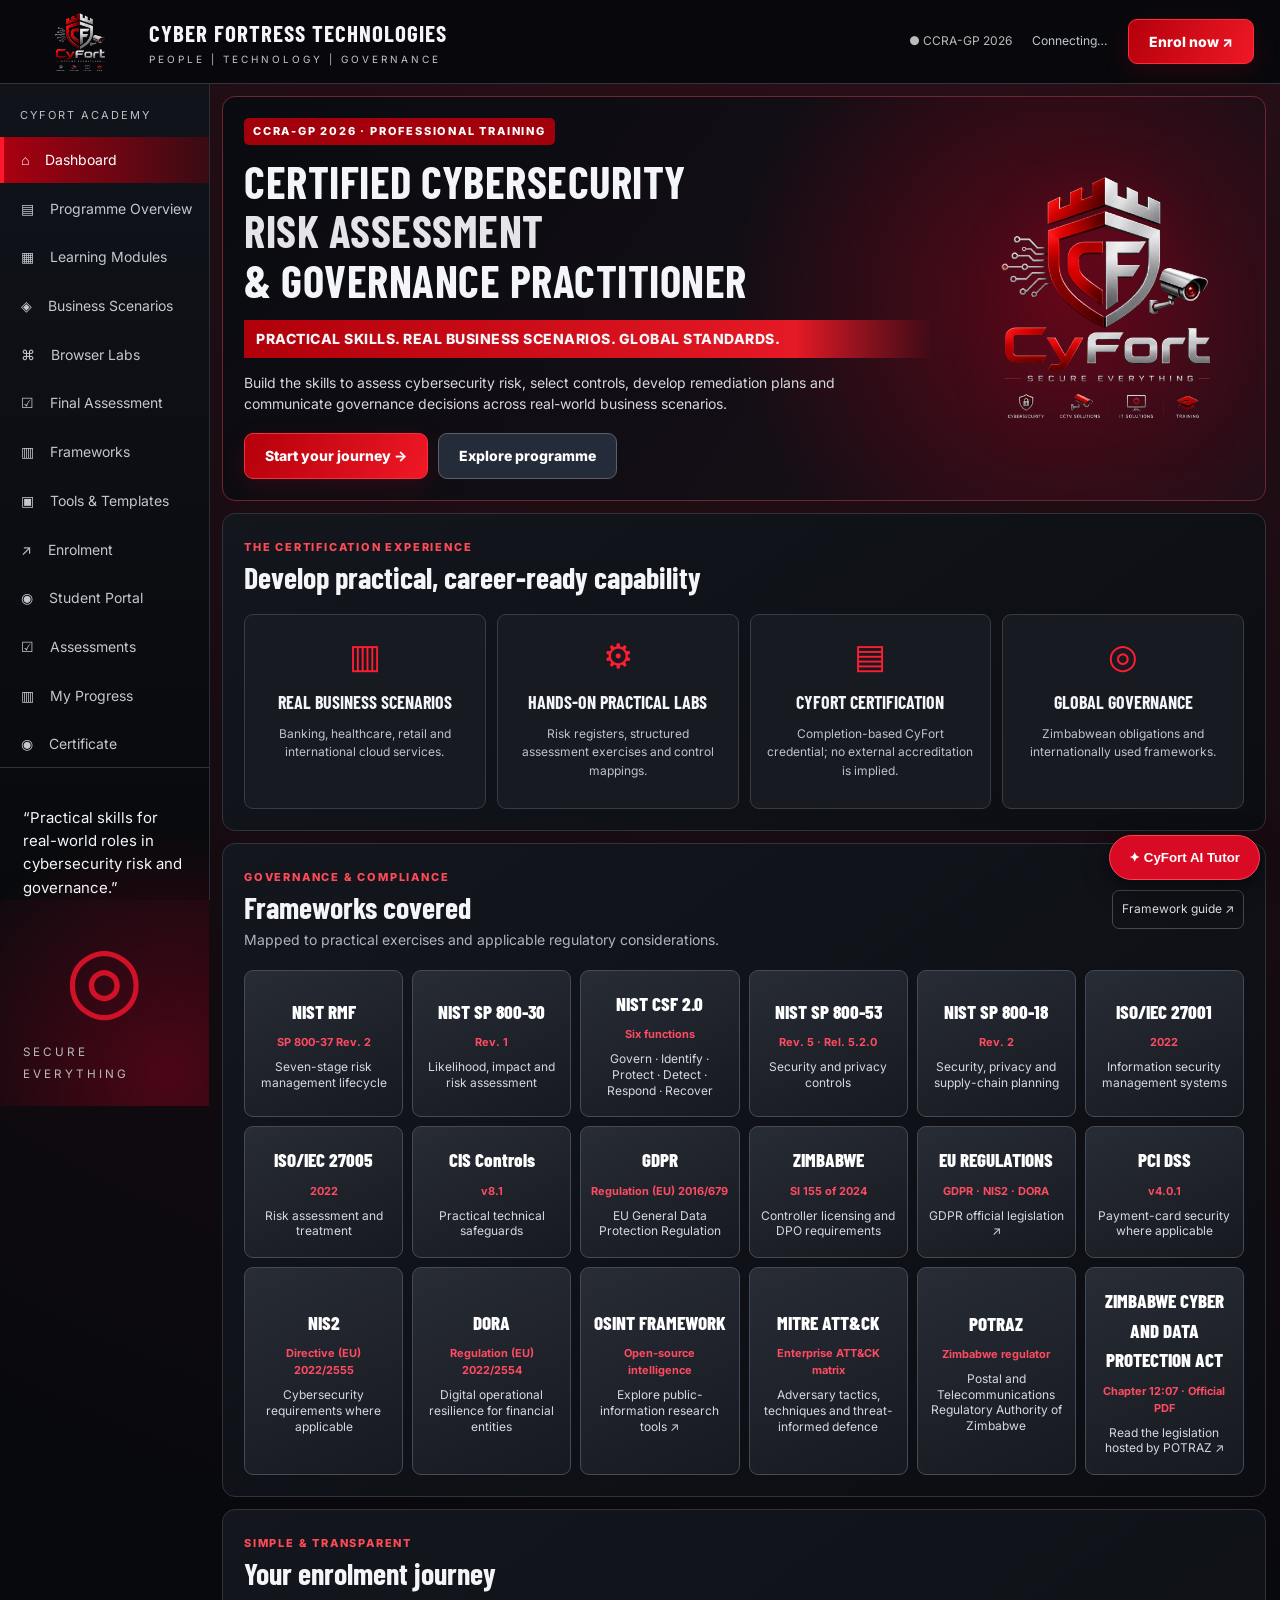
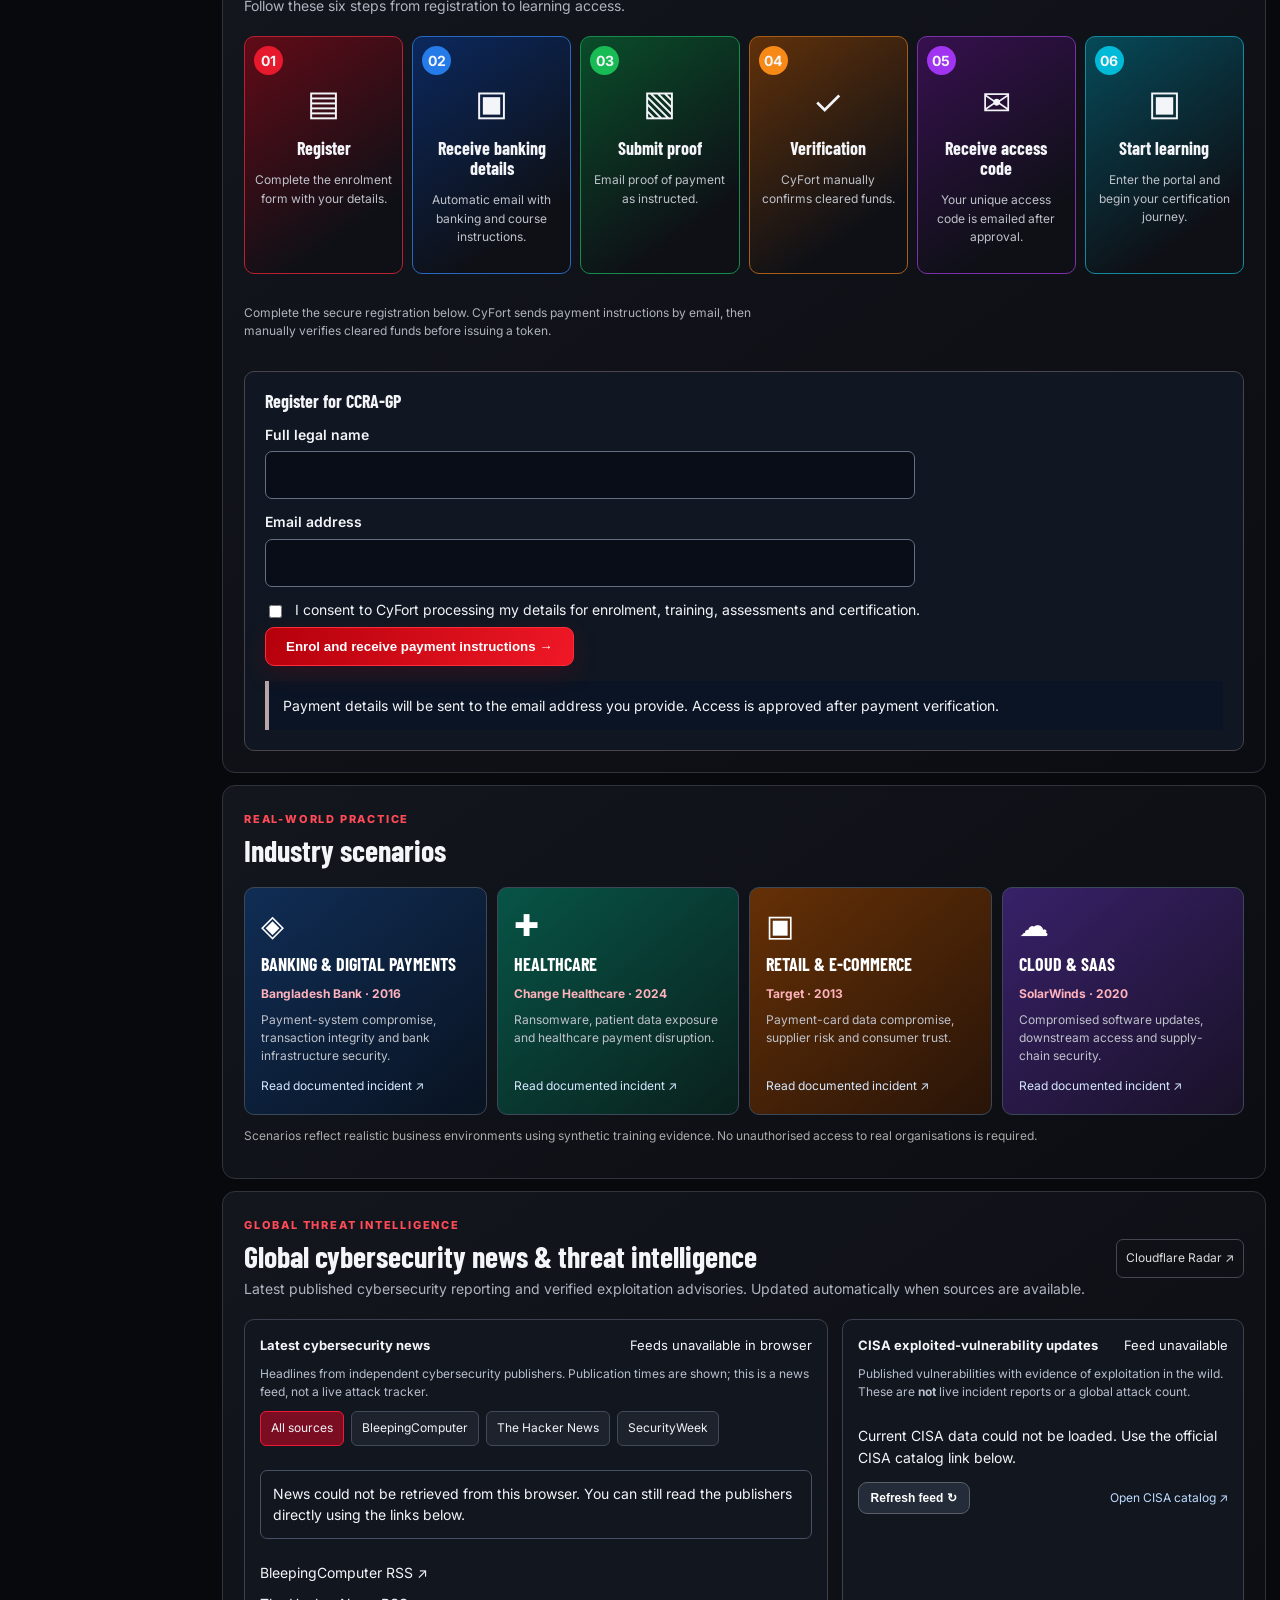
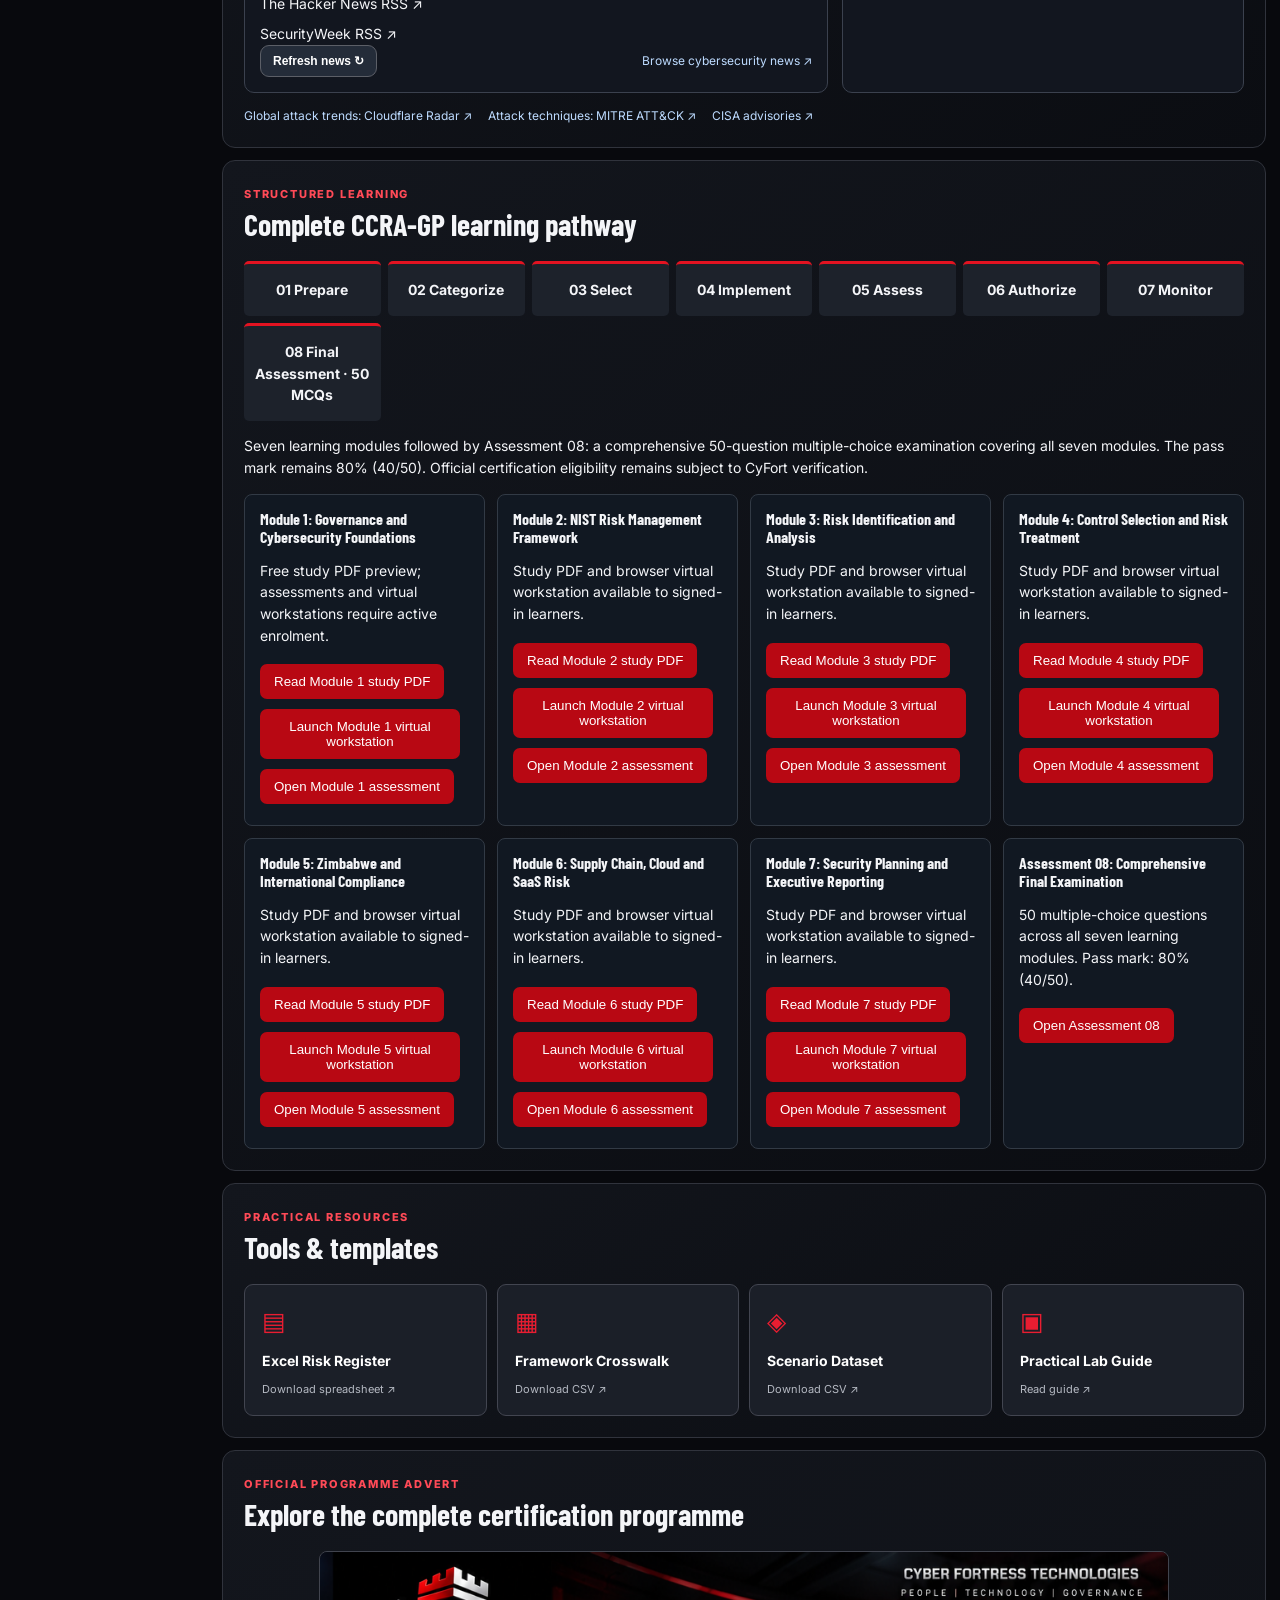
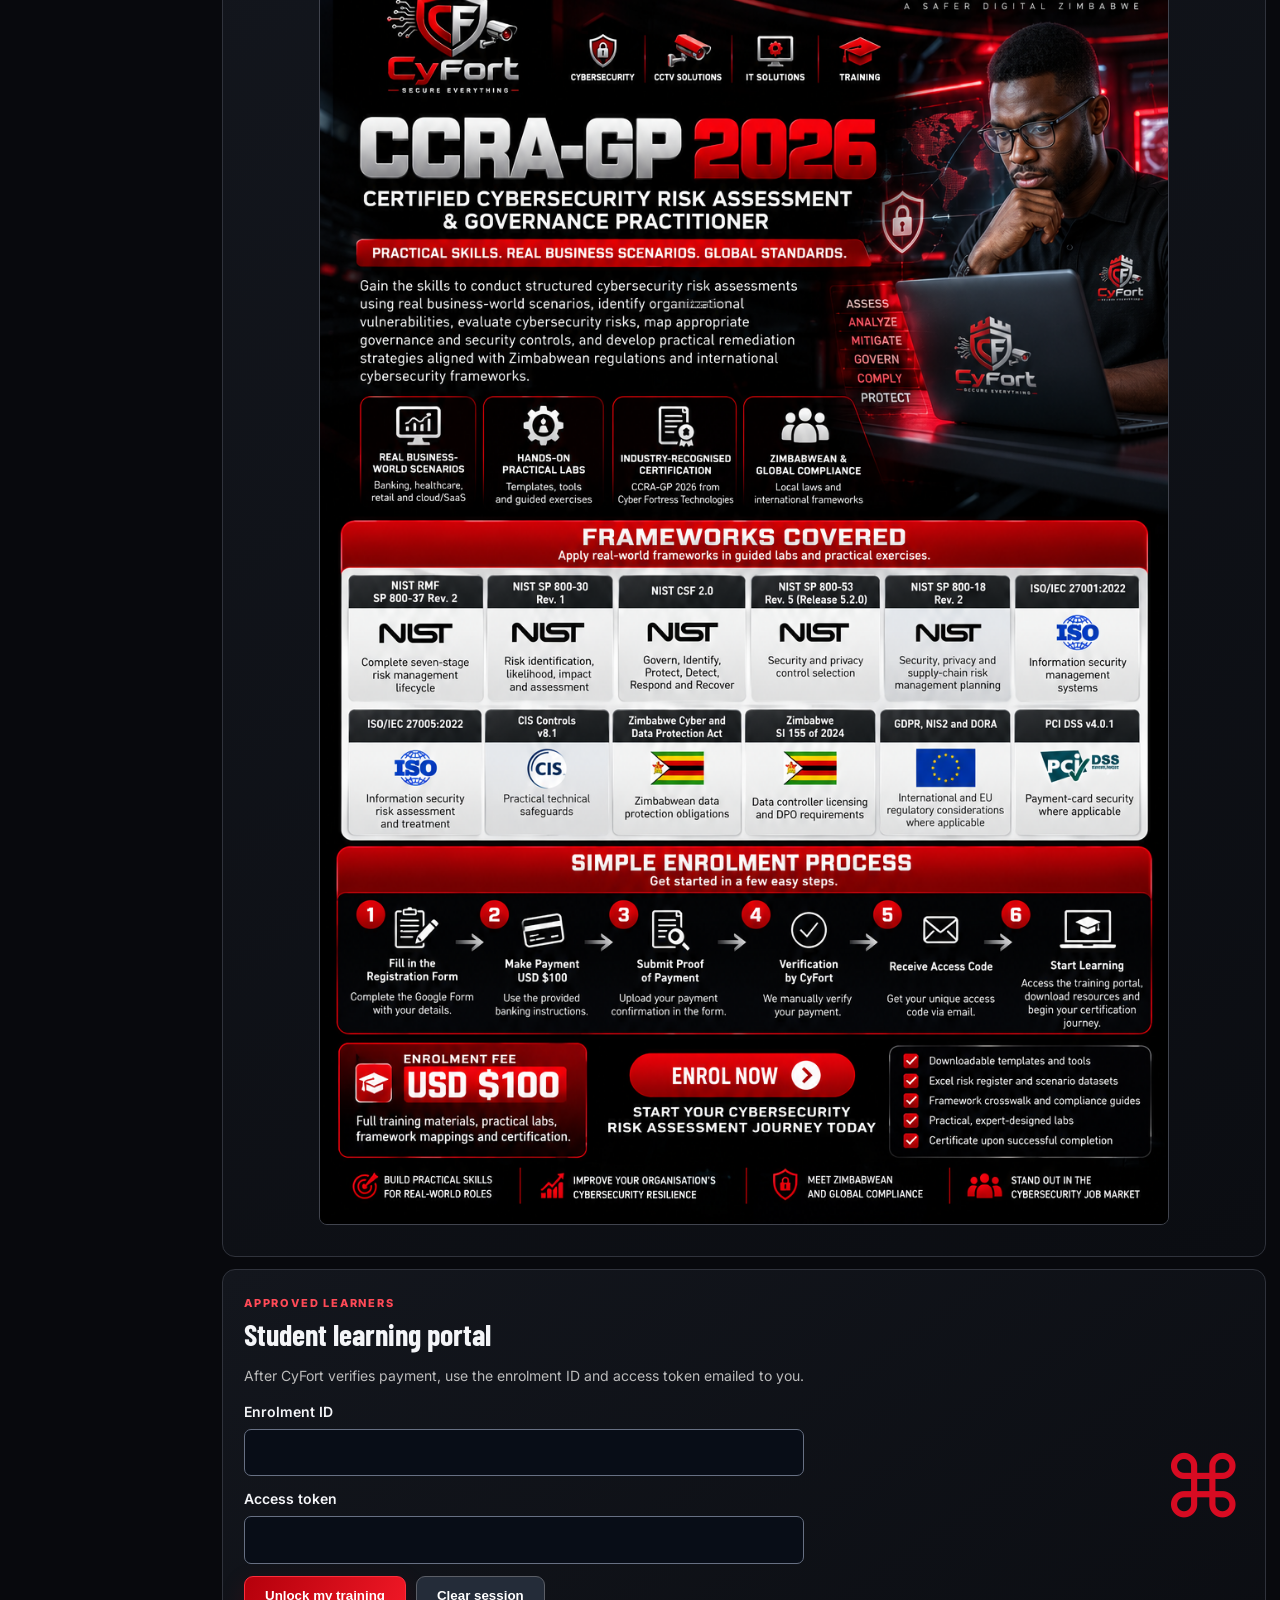
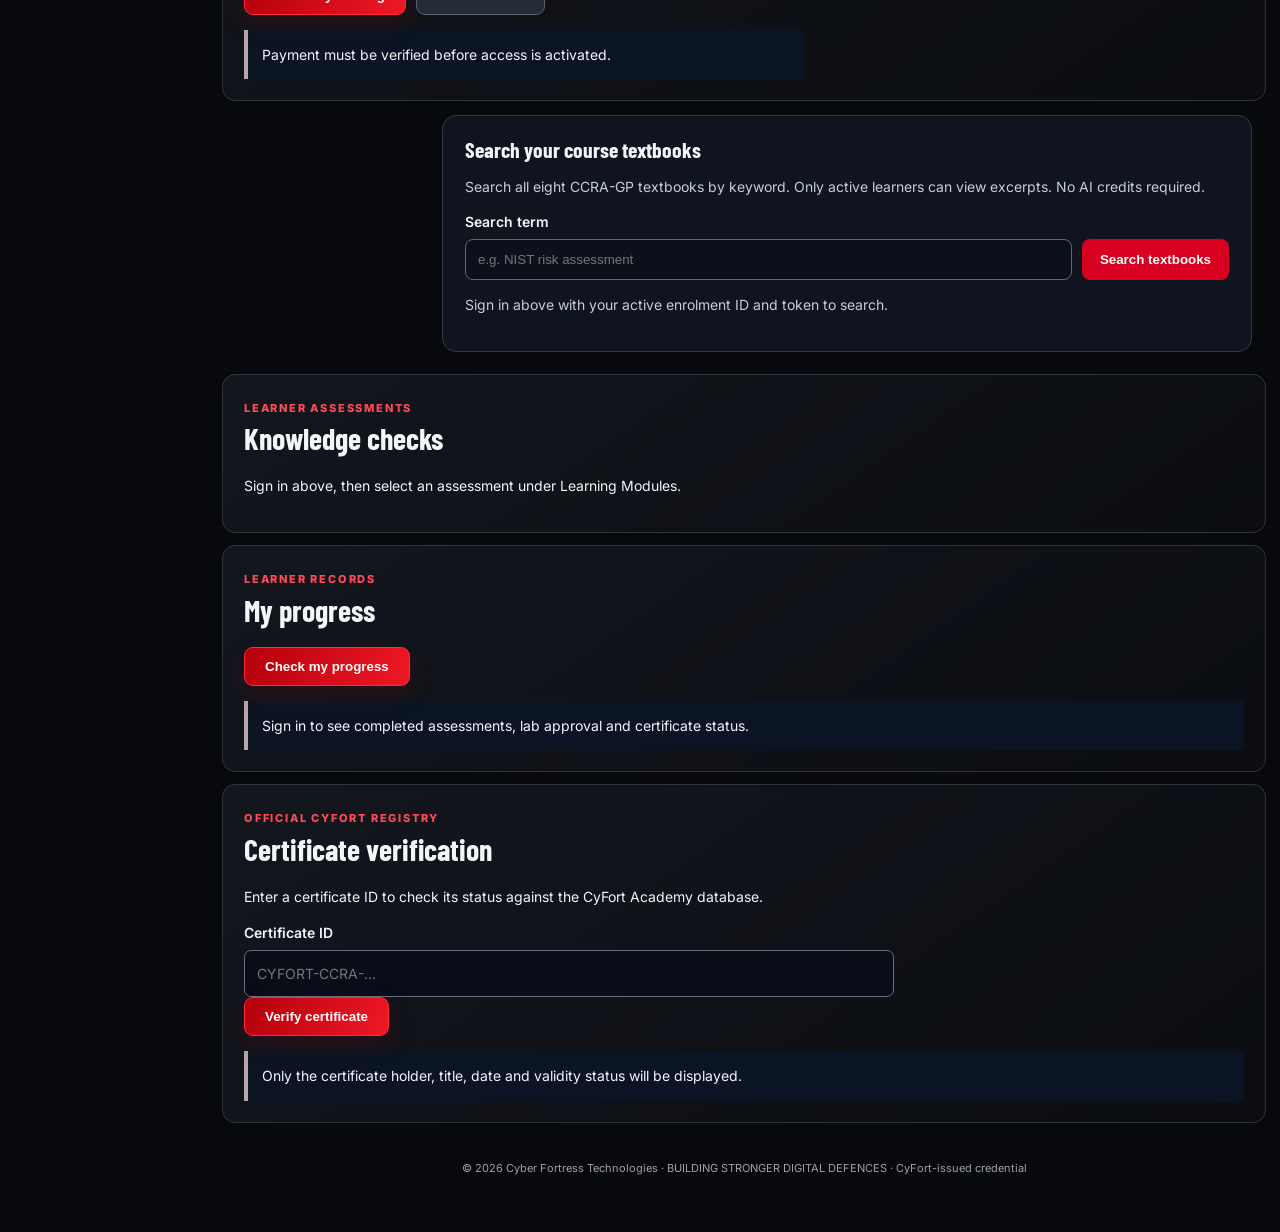
<file: index.html>
<!DOCTYPE html>

<html lang="en"><head><meta charset="utf-8"/><meta content="width=device-width,initial-scale=1" name="viewport"/><meta content="#090a0e" name="theme-color"/><title>CyFort Academy | CCRA-GP 2026</title><link href="cyfort-logo.png" rel="icon"/><link href="./style.css?v=20261012" rel="stylesheet"/><link href="ai-chat.css" rel="stylesheet"/><link href="course-search.css" rel="stylesheet"/><style>
/* CyFort framework link cards: preserve the existing grid/card appearance */
#frameworks .framework-grid > a.framework-card { display:flex; flex-direction:column; align-items:center; justify-content:center; text-align:center; gap:8px; padding:18px 10px; min-height:132px; border:1px solid #444a57; border-radius:9px; background:linear-gradient(155deg,#282c35,#16191f); color:#f2f3f7; text-decoration:none; box-sizing:border-box; transition:border-color .2s,transform .2s,box-shadow .2s; }
#frameworks .framework-grid > a.framework-card b { font-weight:800; color:#fff; }
#frameworks .framework-grid > a.framework-card span { color:#ff4b62; }
#frameworks .framework-grid > a.framework-card small { color:#d6d8df; }
#frameworks .framework-grid > a.framework-card:hover, #frameworks .framework-grid > a.framework-card:focus-visible { border-color:#f43f54; box-shadow:0 0 0 2px rgba(244,63,84,.22); transform:translateY(-2px); outline:none; }
</style><style id="cyfort-threat-styles">
.scenario-grid .cyfort-scenario-link{display:flex;flex-direction:column;min-width:0;min-height:210px;padding:18px 16px;border:1px solid #3b4858;border-radius:10px;text-decoration:none;color:#fff;transition:transform .2s,border-color .2s,box-shadow .2s}
.scenario-grid .cyfort-scenario-link:hover,.scenario-grid .cyfort-scenario-link:focus-visible{transform:translateY(-3px);border-color:#ed3349;box-shadow:0 8px 26px #0005;outline-offset:3px}
.scenario-grid .cyfort-scenario-link.bank{background:linear-gradient(140deg,#102d55,#091321)}.scenario-grid .cyfort-scenario-link.health{background:linear-gradient(140deg,#075446,#0a201d)}.scenario-grid .cyfort-scenario-link.retail{background:linear-gradient(140deg,#653006,#281408)}.scenario-grid .cyfort-scenario-link.cloud{background:linear-gradient(140deg,#382169,#191127)}
.scenario-grid .cyfort-scenario-link>span{font-size:30px;line-height:1.3}.scenario-grid .cyfort-scenario-link h3{margin:10px 0}.scenario-grid .cyfort-scenario-link strong{font-size:12px;color:#ffb2bc}.scenario-grid .cyfort-scenario-link p{font-size:12px;line-height:1.5;margin:8px 0 12px}.scenario-grid .cyfort-scenario-link small{font-size:12px;color:#d6e8ff;margin-top:auto}
.cyfort-threat-layout{display:grid;grid-template-columns:minmax(0,1.45fr) minmax(270px,1fr);gap:14px}.cyfort-threat-map-card,.cyfort-threat-feed-card{background:#12161f;border:1px solid #3b414e;border-radius:10px;padding:15px;min-width:0}.cyfort-threat-heading{display:flex;flex-wrap:wrap;gap:8px;align-items:center;justify-content:space-between;margin-bottom:10px;font-size:13px}.cyfort-sim-badge{font-size:10px;color:#ffb5bd;border:1px solid #b03b4d;padding:4px 6px;border-radius:5px}.cyfort-map-stage{border-radius:7px;overflow:hidden;background:#081521}.cyfort-map-stage svg{width:100%;display:block}.cyfort-map-disclaimer,.cyfort-feed-explain{font-size:12px;color:#b6becb;line-height:1.5;margin:10px 0}.cyfort-sim-controls,.cyfort-feed-actions{display:flex;flex-wrap:wrap;align-items:center;gap:10px;justify-content:space-between;font-size:12px}.cyfort-sim-controls .button,.cyfort-feed-actions .button{padding:8px 12px;font-size:12px}.cyfort-feed-actions a,.cyfort-source-row a{color:#bddbff;text-decoration:none;font-size:12px}.cyfort-kev-feed{max-height:320px;overflow:auto;display:grid;gap:9px}.cyfort-kev-item{padding:10px;border:1px solid #343c4a;border-radius:7px;background:#1b202a}.cyfort-kev-item b{font-size:12px;color:#fff}.cyfort-kev-item p{margin:5px 0;color:#c8d0dc;font-size:12px;line-height:1.4}.cyfort-kev-item small{font-size:11px;color:#e9a9b1}.cyfort-kev-item a{color:#a8ceff;font-size:12px}.cyfort-source-row{display:flex;gap:16px;flex-wrap:wrap;margin-top:14px}.cyfort-sim-route{fill:none;stroke:#ff4c69;stroke-width:2;stroke-dasharray:6 7;opacity:.8;animation:cyfortDash 2.5s linear infinite}.cyfort-sim-point{fill:#ff526b;stroke:#ffb0be;stroke-width:1}.cyfort-sim-pulse{fill:none;stroke:#ff526b;stroke-width:2;animation:cyfortPulse 2.3s ease-out infinite}@keyframes cyfortDash{to{stroke-dashoffset:-26}}@keyframes cyfortPulse{0%{r:3;opacity:.95}100%{r:24;opacity:0}}@media(max-width:850px){.cyfort-threat-layout{grid-template-columns:1fr}}@media(prefers-reduced-motion:reduce){.cyfort-sim-route,.cyfort-sim-pulse{animation:none}}
</style><style id="cyfort-news-styles">#threat-intelligence .cyfort-news-filters{display:flex;gap:7px;flex-wrap:wrap;margin:10px 0}#threat-intelligence .cyfort-news-filter{cursor:pointer;border:1px solid #414a58;background:#1d222d;color:#f0f2f6;border-radius:6px;padding:7px 10px;font:inherit;font-size:12px}#threat-intelligence .cyfort-news-filter.active,#threat-intelligence .cyfort-news-filter:hover{border-color:#ed1937;background:#7a0d21}#threat-intelligence .cyfort-news-feed{max-height:460px;overflow-y:auto}#threat-intelligence .cyfort-news-item{padding:13px 12px;border:1px solid #3a4556;border-radius:9px;background:#1b202a;margin:0 0 9px}#threat-intelligence .cyfort-news-item a{font-weight:700;color:#f5f6fa;text-decoration:none}#threat-intelligence .cyfort-news-item a:hover{text-decoration:underline;color:#ff566e}#threat-intelligence .cyfort-news-item small{display:block;color:#aeb9ca;margin-top:8px}#threat-intelligence .cyfort-news-item p{font-size:13px;line-height:1.45;margin:7px 0 0}#threat-intelligence .cyfort-news-error{padding:12px;border:1px solid #475065;border-radius:7px}#threat-intelligence .cyfort-news-error a{color:#ff687b}</style><style>

#browser-labs .lab-grid{display:grid;grid-template-columns:repeat(auto-fit,minmax(215px,1fr));gap:12px;margin:18px 0}
#browser-labs .lab-tile{background:#20252e;border:1px solid #444c5b;border-radius:10px;padding:16px;color:#f7f8fa;text-align:left;cursor:pointer;min-height:145px}
#browser-labs .lab-tile:hover,#browser-labs .lab-tile:focus-visible{border-color:#fa324a;outline:2px solid transparent;background:#292e39}
#browser-labs .lab-tile strong{display:block;font-size:17px;margin:8px 0}#browser-labs .lab-tile small{color:#bbc3d0}
#browser-labs .lab-workspace{border:1px solid #444c5b;border-radius:12px;overflow:hidden;background:#111821}
#browser-labs .lab-bar{background:#222935;padding:13px;display:flex;gap:12px;justify-content:space-between;align-items:center;flex-wrap:wrap}
#browser-labs .lab-status{color:#b9e7c5;font-weight:700}#browser-labs .lab-body{display:grid;grid-template-columns:minmax(0,1.25fr) minmax(240px,1fr);gap:12px;padding:14px}
#browser-labs .lab-console{background:#060d13;color:#c4f6d2;border:1px solid #394456;border-radius:8px;min-height:310px;padding:13px;font:13px/1.6 ui-monospace,Consolas,monospace;white-space:pre-wrap;overflow:auto;max-height:410px}
#browser-labs .lab-controls{display:flex;gap:8px;margin-top:10px}#browser-labs .lab-controls input{flex:1;min-width:0;background:#111821;color:white;border:1px solid #5a6678;border-radius:6px;padding:12px;font-family:monospace}
#browser-labs .lab-controls button,#browser-labs .lab-actions button{border:1px solid #a92a3a;border-radius:7px;padding:10px 14px;background:#c60020;color:white;cursor:pointer}
#browser-labs .lab-actions{display:flex;gap:8px;flex-wrap:wrap;margin-top:12px}
#browser-labs .lab-actions button.secondary{background:#242c37;border-color:#596273}
#browser-labs .lab-tasks{margin:0;padding:0;list-style:none}#browser-labs .lab-tasks li{padding:9px 0;border-bottom:1px solid #38404d;font-size:13px}
#browser-labs .lab-tasks li.done{color:#9fe0ae}#browser-labs .lab-tasks code{display:block;color:#ff9aab;overflow-wrap:anywhere}
#browser-labs .lab-score{font-size:25px;font-weight:800;color:white}
#browser-labs .lab-note{color:#aeb8c7;font-size:13px}
@media(max-width:800px){#browser-labs .lab-body{grid-template-columns:1fr}}

</style><style>

#final-assessment .final-meta{display:flex;gap:12px;flex-wrap:wrap;margin:12px 0}
#final-assessment .final-meta span{background:#252b35;border:1px solid #414a59;padding:8px 12px;border-radius:8px}
#final-assessment .final-actions{display:flex;gap:10px;flex-wrap:wrap;margin:16px 0}
#final-assessment .final-actions button{background:#c90026;color:white;border:1px solid #ed3b52;border-radius:7px;padding:11px 17px;cursor:pointer}
#final-assessment .final-actions button.secondary{background:#272d38;border-color:#515a68}
#final-assessment .final-question{padding:16px;border:1px solid #454c58;background:#1b2029;border-radius:10px;margin:12px 0}
#final-assessment .final-question legend{font-weight:700;margin-bottom:10px;padding:0 5px}
#final-assessment .final-question label{display:flex;gap:10px;align-items:start;padding:8px 4px;cursor:pointer}
#final-assessment .final-question label:hover{background:#303744}
#final-assessment .final-question input{margin-top:4px}
#final-assessment .final-result{border:1px solid #667184;border-radius:10px;padding:18px;margin-top:15px;background:#18202b}
#final-assessment .final-result strong{font-size:24px}
#final-assessment .final-hint{color:#b8c1cd;font-size:13px}

</style></head><body>
<header class="topbar"><a class="brand" href="#dashboard"><img alt="CyFort official logo" src="cyfort-logo.png"/><span><b>CYBER FORTRESS TECHNOLOGIES</b><small>PEOPLE | TECHNOLOGY | GOVERNANCE</small></span></a><div class="topright"><span class="status">● CCRA-GP 2026</span><span class="connection" id="backendState" role="status">Connecting…</span><a class="topcta" href="#enrolment">Enrol now ↗</a></div></header>
<div class="shell"><aside class="sidebar"><div class="sidebar-title">CYFORT ACADEMY</div><nav id="nav"><a class="active" href="#dashboard">⌂ <span>Dashboard</span></a><a href="#overview">▤ <span>Programme Overview</span></a><a href="#modules">▦ <span>Learning Modules</span></a><a href="#scenarios">◈ <span>Business Scenarios</span></a><a href="#browser-labs">⌘ <span>Browser Labs</span></a><a href="#final-assessment">☑ <span>Final Assessment</span></a><a href="#frameworks">▥ <span>Frameworks</span></a><a href="#tools">▣ <span>Tools &amp; Templates</span></a><a href="#enrolment">↗ <span>Enrolment</span></a><a href="#access">◉ <span>Student Portal</span></a><a href="#assessments">☑ <span>Assessments</span></a><a href="#progress-section">▥ <span>My Progress</span></a><a href="#verification">◉ <span>Certificate</span></a></nav><div class="sidebar-bottom"><p>“Practical skills for real-world roles in cybersecurity risk and governance.”</p><div class="globe">◎</div><small>SECURE EVERYTHING</small></div></aside>
<main id="dashboard"><section class="hero panel"><div class="hero-content"><span class="pill">CCRA-GP 2026 · PROFESSIONAL TRAINING</span><h1>CERTIFIED CYBERSECURITY<br/><strong>RISK ASSESSMENT</strong><br/>&amp; GOVERNANCE PRACTITIONER</h1><div class="ribbon">PRACTICAL SKILLS. REAL BUSINESS SCENARIOS. GLOBAL STANDARDS.</div><p>Build the skills to assess cybersecurity risk, select controls, develop remediation plans and communicate governance decisions across real-world business scenarios.</p><div class="hero-actions"><a class="button" href="#enrolment">Start your journey →</a><a class="button secondary" href="#overview">Explore programme</a></div></div><div class="hero-art"><img alt="CyFort Secure Everything" src="cyfort-logo.png"/></div></section>
<section class="panel overview" id="overview"><div class="section-heading"><div><span class="eyebrow">THE CERTIFICATION EXPERIENCE</span><h2>Develop practical, career-ready capability</h2></div></div><div class="feature-grid"><article><div class="feature-icon">▥</div><h3>REAL BUSINESS SCENARIOS</h3><p>Banking, healthcare, retail and international cloud services.</p></article><article><div class="feature-icon">⚙</div><h3>HANDS-ON PRACTICAL LABS</h3><p>Risk registers, structured assessment exercises and control mappings.</p></article><article><div class="feature-icon">▤</div><h3>CYFORT CERTIFICATION</h3><p>Completion-based CyFort credential; no external accreditation is implied.</p></article><article><div class="feature-icon">◎</div><h3>GLOBAL GOVERNANCE</h3><p>Zimbabwean obligations and internationally used frameworks.</p></article></div></section>
<section class="panel" id="frameworks"><div class="section-heading"><div><span class="eyebrow">GOVERNANCE &amp; COMPLIANCE</span><h2>Frameworks covered</h2><p>Mapped to practical exercises and applicable regulatory considerations.</p></div><a class="quiet-link" href="docs/FRAMEWORK_MAPPING_2026.md">Framework guide ↗</a></div><div class="framework-grid"><a aria-label="Open NIST RMF official resource (new tab)" class="framework-card" href="https://csrc.nist.gov/pubs/sp/800/37/r2/final" rel="noopener noreferrer" target="_blank"><b>NIST RMF</b><span>SP 800-37 Rev. 2</span><small>Seven-stage risk management lifecycle</small></a><a aria-label="Open NIST SP 800-30 official resource (new tab)" class="framework-card" href="https://csrc.nist.gov/pubs/sp/800/30/r1/final" rel="noopener noreferrer" target="_blank"><b>NIST SP 800-30</b><span>Rev. 1</span><small>Likelihood, impact and risk assessment</small></a><a aria-label="Open NIST CSF 2.0 official resource (new tab)" class="framework-card" href="https://www.nist.gov/cyberframework" rel="noopener noreferrer" target="_blank"><b>NIST CSF 2.0</b><span>Six functions</span><small>Govern · Identify · Protect · Detect · Respond · Recover</small></a><a aria-label="Open NIST SP 800-53 official resource (new tab)" class="framework-card" href="https://csrc.nist.gov/pubs/sp/800/53/r5/upd1/final" rel="noopener noreferrer" target="_blank"><b>NIST SP 800-53</b><span>Rev. 5 · Rel. 5.2.0</span><small>Security and privacy controls</small></a><a aria-label="Open NIST SP 800-18 official resource (new tab)" class="framework-card" href="https://csrc.nist.gov/pubs/sp/800/18/r2/final" rel="noopener noreferrer" target="_blank"><b>NIST SP 800-18</b><span>Rev. 2</span><small>Security, privacy and supply-chain planning</small></a><a aria-label="Open ISO/IEC 27001 official resource (new tab)" class="framework-card" href="https://www.iso.org/standard/27001" rel="noopener noreferrer" target="_blank"><b>ISO/IEC 27001</b><span>2022</span><small>Information security management systems</small></a><a aria-label="Open ISO/IEC 27005 official resource (new tab)" class="framework-card" href="https://www.iso.org/standard/80585.html" rel="noopener noreferrer" target="_blank"><b>ISO/IEC 27005</b><span>2022</span><small>Risk assessment and treatment</small></a><a aria-label="Open CIS Controls official resource (new tab)" class="framework-card" href="https://www.cisecurity.org/controls" rel="noopener noreferrer" target="_blank"><b>CIS Controls</b><span>v8.1</span><small>Practical technical safeguards</small></a><a aria-label="Open ZIMBABWE official resource (new tab)" class="framework-card" href="https://eur-lex.europa.eu/eli/reg/2016/679/oj" rel="noopener noreferrer" target="_blank"><b>GDPR</b><span>Regulation (EU) 2016/679</span><small>EU General Data Protection Regulation</small></a><a aria-label="Open ZIMBABWE official resource (new tab)" class="framework-card" href="https://www.potraz.gov.zw/wp-content/uploads/2025/02/sI-155-of-2024-Cyber-and-Data-Protection-Normal_240913_1250178.pdf" rel="noopener noreferrer" target="_blank"><b>ZIMBABWE</b><span>SI 155 of 2024</span><small>Controller licensing and DPO requirements</small></a><a aria-label="Open GDPR regulation (new tab); additional EU regulations listed below" class="framework-card" href="https://eur-lex.europa.eu/eli/reg/2016/679/oj" rel="noopener noreferrer" target="_blank"><b>EU REGULATIONS</b><span>GDPR · NIS2 · DORA</span><small>GDPR official legislation ↗</small></a><a aria-label="Open PCI DSS official resource (new tab)" class="framework-card" href="https://www.pcisecuritystandards.org/document_library/" rel="noopener noreferrer" target="_blank"><b>PCI DSS</b><span>v4.0.1</span><small>Payment-card security where applicable</small></a><a aria-label="Open NIS2 official regulation (new tab)" class="framework-card" href="https://eur-lex.europa.eu/eli/dir/2022/2555/oj" rel="noopener noreferrer" target="_blank"><b>NIS2</b><span>Directive (EU) 2022/2555</span><small>Cybersecurity requirements where applicable</small></a><a aria-label="Open DORA official regulation (new tab)" class="framework-card" href="https://eur-lex.europa.eu/eli/reg/2022/2554/oj" rel="noopener noreferrer" target="_blank"><b>DORA</b><span>Regulation (EU) 2022/2554</span><small>Digital operational resilience for financial entities</small></a><a aria-label="Open OSINT Framework website (new tab)" class="framework-card" href="https://osintframework.com/" rel="noopener noreferrer" target="_blank"><b>OSINT FRAMEWORK</b><span>Open-source intelligence</span><small>Explore public-information research tools ↗</small></a><a aria-label="Open MITRE ATT&amp;CK official website (new tab)" class="framework-card" href="https://attack.mitre.org/matrices/enterprise/" rel="noopener noreferrer" target="_blank"><b>MITRE ATT&amp;CK</b><span>Enterprise ATT&amp;CK matrix</span><small>Adversary tactics, techniques and threat-informed defence</small></a><a aria-label="Open POTRAZ official website (new tab)" class="framework-card" href="https://www.potraz.gov.zw/" rel="noopener noreferrer" target="_blank"><b>POTRAZ</b><span>Zimbabwe regulator</span><small>Postal and Telecommunications Regulatory Authority of Zimbabwe</small></a><a aria-label="Read Zimbabwe Cyber and Data Protection Act PDF (opens in new tab)" class="framework-card" href="https://www.potraz.gov.zw/wp-content/uploads/2026/02/ACT-CDPA.pdf" rel="noopener noreferrer" target="_blank"><b>ZIMBABWE CYBER AND DATA PROTECTION ACT</b><span>Chapter 12:07 · Official PDF</span><small>Read the legislation hosted by POTRAZ ↗</small></a></div></section>
<section class="panel" id="enrolment"><div class="section-heading"><div><span class="eyebrow">SIMPLE &amp; TRANSPARENT</span><h2>Your enrolment journey</h2><p>Follow these six steps from registration to learning access.</p></div></div><div class="journey"><article class="step red"><b>01</b><span class="step-icon">▤</span><h3>Register</h3><p>Complete the enrolment form with your details.</p></article><article class="step blue"><b>02</b><span class="step-icon">▣</span><h3>Receive banking details</h3><p>Automatic email with banking and course instructions.</p></article><article class="step green"><b>03</b><span class="step-icon">▧</span><h3>Submit proof</h3><p>Email proof of payment as instructed.</p></article><article class="step orange"><b>04</b><span class="step-icon">✓</span><h3>Verification</h3><p>CyFort manually confirms cleared funds.</p></article><article class="step purple"><b>05</b><span class="step-icon">✉</span><h3>Receive access code</h3><p>Your unique access code is emailed after approval.</p></article><article class="step cyan"><b>06</b><span class="step-icon">▣</span><h3>Start learning</h3><p>Enter the portal and begin your certification journey.</p></article></div><div class="journey-actions"><p>Complete the secure registration below. CyFort sends payment instructions by email, then manually verifies cleared funds before issuing a token.</p></div>
<div class="portal-card" id="registration"><h3>Register for CCRA-GP</h3><form id="enrollForm"><label for="fullName">Full legal name</label><input autocomplete="name" id="fullName" maxlength="120" minlength="3" name="fullName" required=""/><label for="email">Email address</label><input autocomplete="email" id="email" name="email" required="" type="email"/><label class="consent"><input id="consent" required="" type="checkbox"/> I consent to CyFort processing my details for enrolment, training, assessments and certification.</label><button class="button" type="submit">Enrol and receive payment instructions →</button></form><div aria-live="polite" class="api-status" id="enrollStatus" role="status">Payment details will be sent to the email address you provide. Access is approved after payment verification.</div></div></section>
<section class="panel" id="scenarios"><div class="section-heading"><div><span class="eyebrow">REAL-WORLD PRACTICE</span><h2>Industry scenarios</h2></div></div><div class="scenario-grid"><a aria-label="BANKING &amp; DIGITAL PAYMENTS: Read documented incident Bangladesh Bank · 2016 (opens in new tab)" class="cyfort-scenario-link bank" href="https://www.swift.com/swift-resource/210491/download?language=en" rel="noopener noreferrer" target="_blank"><span>◈</span><h3>BANKING &amp; DIGITAL PAYMENTS</h3><strong>Bangladesh Bank · 2016</strong><p>Payment-system compromise, transaction integrity and bank infrastructure security.</p><small>Read documented incident ↗</small></a><a aria-label="HEALTHCARE: Read documented incident Change Healthcare · 2024 (opens in new tab)" class="cyfort-scenario-link health" href="https://www.hhs.gov/hipaa/for-professionals/special-topics/change-healthcare-cybersecurity-incident-frequently-asked-questions/index.html" rel="noopener noreferrer" target="_blank"><span>✚</span><h3>HEALTHCARE</h3><strong>Change Healthcare · 2024</strong><p>Ransomware, patient data exposure and healthcare payment disruption.</p><small>Read documented incident ↗</small></a><a aria-label="RETAIL &amp; E-COMMERCE: Read documented incident Target · 2013 (opens in new tab)" class="cyfort-scenario-link retail" href="https://www.ftc.gov/system/files/documents/plain-language/annexes_eu-us_privacy_shield_en1.pdf" rel="noopener noreferrer" target="_blank"><span>▣</span><h3>RETAIL &amp; E-COMMERCE</h3><strong>Target · 2013</strong><p>Payment-card data compromise, supplier risk and consumer trust.</p><small>Read documented incident ↗</small></a><a aria-label="CLOUD &amp; SAAS: Read documented incident SolarWinds · 2020 (opens in new tab)" class="cyfort-scenario-link cloud" href="https://www.cisa.gov/news-events/alerts/2020/12/13/active-exploitation-solarwinds-software" rel="noopener noreferrer" target="_blank"><span>☁</span><h3>CLOUD &amp; SAAS</h3><strong>SolarWinds · 2020</strong><p>Compromised software updates, downstream access and supply-chain security.</p><small>Read documented incident ↗</small></a></div><p class="note">Scenarios reflect realistic business environments using synthetic training evidence. No unauthorised access to real organisations is required.</p></section><section aria-labelledby="cyfortThreatTitle" class="panel cyfort-threat-panel" id="threat-intelligence">
<div class="section-heading"><div><span class="eyebrow">GLOBAL THREAT INTELLIGENCE</span><h2 id="cyfortThreatTitle">Global cybersecurity news &amp; threat intelligence</h2><p>Latest published cybersecurity reporting and verified exploitation advisories. Updated automatically when sources are available.</p></div><a class="quiet-link" href="https://radar.cloudflare.com/security-and-attacks" rel="noopener noreferrer" target="_blank">Cloudflare Radar ↗</a></div>
<div class="cyfort-threat-layout"><div class="cyfort-threat-map-card"><div class="cyfort-threat-heading"><b>Latest cybersecurity news</b><span id="cyfortNewsStatus" role="status">Loading news…</span></div><p class="cyfort-feed-explain">Headlines from independent cybersecurity publishers. Publication times are shown; this is a news feed, not a live attack tracker.</p><div aria-label="Cyber news source" class="cyfort-news-filters" role="group"><button class="cyfort-news-filter active" data-source="all" type="button">All sources</button><button class="cyfort-news-filter" data-source="bleeping" type="button">BleepingComputer</button><button class="cyfort-news-filter" data-source="hacker" type="button">The Hacker News</button><button class="cyfort-news-filter" data-source="securityweek" type="button">SecurityWeek</button></div><div aria-live="polite" class="cyfort-kev-feed cyfort-news-feed" id="cyfortNewsFeed"><p>Retrieving published articles…</p></div><div class="cyfort-feed-actions"><button class="button secondary" id="cyfortRefreshNews" type="button">Refresh news ↻</button><a href="https://www.bleepingcomputer.com/" rel="noopener noreferrer" target="_blank">Browse cybersecurity news ↗</a></div></div>
<div class="cyfort-threat-feed-card"><div class="cyfort-threat-heading"><b>CISA exploited-vulnerability updates</b><span id="cyfortFeedStatus" role="status">Loading…</span></div><p class="cyfort-feed-explain">Published vulnerabilities with evidence of exploitation in the wild. These are <strong>not</strong> live incident reports or a global attack count.</p><div aria-live="polite" class="cyfort-kev-feed" id="cyfortKevFeed"><p>Loading CISA data…</p></div><div class="cyfort-feed-actions"><button class="button secondary" id="cyfortRefreshFeed" type="button">Refresh feed ↻</button><a href="https://www.cisa.gov/known-exploited-vulnerabilities-catalog" rel="noopener noreferrer" target="_blank">Open CISA catalog ↗</a></div></div></div>
<div class="cyfort-source-row"><a href="https://radar.cloudflare.com/security-and-attacks" rel="noopener noreferrer" target="_blank">Global attack trends: Cloudflare Radar ↗</a><a href="https://attack.mitre.org/" rel="noopener noreferrer" target="_blank">Attack techniques: MITRE ATT&amp;CK ↗</a><a href="https://www.cisa.gov/news-events/cybersecurity-advisories" rel="noopener noreferrer" target="_blank">CISA advisories ↗</a></div></section>
<section class="panel" id="modules"><div class="section-heading"><div><span class="eyebrow">STRUCTURED LEARNING</span><h2>Complete CCRA-GP learning pathway</h2></div></div><div class="module-list"><span>01 Prepare</span><span>02 Categorize</span><span>03 Select</span><span>04 Implement</span><span>05 Assess</span><span>06 Authorize</span><span>07 Monitor</span><span>08 Final Assessment · 50 MCQs</span></div><p>Seven learning modules followed by Assessment 08: a comprehensive 50-question multiple-choice examination covering all seven modules. The pass mark remains 80% (40/50). Official certification eligibility remains subject to CyFort verification.</p><div class="assessment-grid" id="moduleCards"></div></section>
<section class="panel" id="tools"><div class="section-heading"><div><span class="eyebrow">PRACTICAL RESOURCES</span><h2>Tools &amp; templates</h2></div></div><div class="download-grid"><a download="" href="CyFort_NIST_RMF_Risk_Register.xlsx">▤ <b>Excel Risk Register</b><small>Download spreadsheet ↗</small></a><a download="" href="data/framework-crosswalk.csv">▦ <b>Framework Crosswalk</b><small>Download CSV ↗</small></a><a download="" href="data/business-scenarios.csv">◈ <b>Scenario Dataset</b><small>Download CSV ↗</small></a><a href="docs/REAL_WORLD_LAB_GUIDE.md">▣ <b>Practical Lab Guide</b><small>Read guide ↗</small></a></div></section>
<section class="panel advert"><div class="section-heading"><div><span class="eyebrow">OFFICIAL PROGRAMME ADVERT</span><h2>Explore the complete certification programme</h2></div></div><img alt="CyFort CCRA-GP 2026 full certification advert with covered frameworks and enrolment process" loading="lazy" src="ccra-gp-advert.png"/></section>
<section class="panel access" id="access"><div class="access-body"><span class="eyebrow">APPROVED LEARNERS</span><h2>Student learning portal</h2><p>After CyFort verifies payment, use the enrolment ID and access token emailed to you.</p><form id="loginForm"><label for="learnerId">Enrolment ID</label><input autocomplete="off" id="learnerId" required=""/><label for="accessToken">Access token</label><input autocomplete="off" id="accessToken" required="" type="password"/><div class="form-actions"><button class="button" type="submit">Unlock my training</button><button class="button secondary" id="logout" type="button">Clear session</button></div></form><div aria-live="polite" class="api-status" id="loginStatus" role="status">Payment must be verified before access is activated.</div></div><div class="access-mark">⌘</div></section>
<section class="panel" id="assessments"><div class="section-heading"><div><span class="eyebrow">LEARNER ASSESSMENTS</span><h2>Knowledge checks</h2></div></div><p>Sign in above, then select an assessment under Learning Modules.</p><div class="portal-card hidden" id="quizPanel"><h3 id="quizTitle">Module assessment</h3><div id="quizQuestions"></div><div class="form-actions"><button class="button" id="submitQuiz" type="button">Submit assessment</button><button class="button secondary" id="closeQuiz" type="button">Close</button></div><div class="api-status" id="quizStatus" role="status"></div></div></section>
<section class="panel" id="progress-section"><div class="section-heading"><div><span class="eyebrow">LEARNER RECORDS</span><h2>My progress</h2></div></div><button class="button" id="progress" type="button">Check my progress</button><div class="api-status" id="progressStatus" role="status">Sign in to see completed assessments, lab approval and certificate status.</div></section>
<section class="panel" id="verification"><div class="section-heading"><div><span class="eyebrow">OFFICIAL CYFORT REGISTRY</span><h2>Certificate verification</h2></div></div><p>Enter a certificate ID to check its status against the CyFort Academy database.</p><label for="certificateId">Certificate ID</label><input id="certificateId" placeholder="CYFORT-CCRA-…"/><button class="button" id="verifyBtn" type="button">Verify certificate</button><div aria-live="polite" class="api-status" id="verifyStatus" role="status">Only the certificate holder, title, date and validity status will be displayed.</div></section>
<footer>© <span id="year"></span> Cyber Fortress Technologies · BUILDING STRONGER DIGITAL DEFENCES · CyFort-issued credential</footer></main>
<aside class="right-rail"><div class="rail-panel"><h3>My Progress</h3><div class="progress-circle">0%</div><a href="#modules">▦   Modules <span>0 / 8</span></a><a href="#scenarios">▣   Scenarios <span>4 areas</span></a><a href="#assessments">☑   Assessments</a><a href="#verification">◉   Certificate <span>Not issued</span></a><a class="button rail-cta" href="#access">▶ Start Learning</a></div><div class="rail-panel"><h3>Quick Links</h3><a href="#overview">Programme Overview ↗</a><a href="#frameworks">Framework Crosswalk ↗</a><a href="#tools">Templates &amp; Tools ↗</a><a href="#enrolment">Enrolment ↗</a><a href="#verification">Certificate verification ↗</a></div></aside></div>
<section aria-labelledby="qrHeading" class="qr-standalone" hidden="" id="qrVerificationView"><div class="qr-card"><img alt="Cyber Fortress Technologies official logo" src="cyfort-logo.png"/><h1 id="qrHeading">CyFort Academy — Certificate Verification</h1><p>Official verification service of Cyber Fortress Technologies</p><div aria-live="polite" class="api-status" id="qrStatus" role="status">Preparing verification…</div><a href="./">← Return to CyFort Academy</a></div></section>
<iframe hidden="" id="bridge" title="CyFort secure service"></iframe><script src="config.js"></script><script src="app.js"></script><script>document.getElementById('year').textContent=new Date().getFullYear();const links=[...document.querySelectorAll('#nav a')];links.forEach(a=>a.addEventListener('click',()=>{links.forEach(x=>x.classList.remove('active'));a.classList.add('active')}));</script><script src="ai-chat.js"></script><script src="course-search.js"></script><script id="cyfort-threat-script">(()=>{'use strict';
const sources={bleeping:{name:'BleepingComputer',url:'https://www.bleepingcomputer.com/feed/'},hacker:{name:'The Hacker News',url:'https://thehackernews.com/feeds/posts/default'},securityweek:{name:'SecurityWeek',url:'https://www.securityweek.com/feed/'}};
const news=document.getElementById('cyfortNewsFeed'), newsStatus=document.getElementById('cyfortNewsStatus'), newsRefresh=document.getElementById('cyfortRefreshNews');
let articles=[],selected='all',lastSuccess=0;
const clean=t=>{const d=new DOMParser().parseFromString(t||'','text/html');return (d.body.textContent||'').replace(/\s+/g,' ').trim().slice(0,240)};
const validUrl=u=>{try{const x=new URL(u);return x.protocol==='https:'?x.href:null}catch{return null}};
async function loadSource(key){const src=sources[key], proxy='https://api.allorigins.win/raw?url='+encodeURIComponent(src.url);
 const controller=new AbortController();const timer=setTimeout(()=>controller.abort(),11000);
 try{const r=await fetch(proxy,{signal:controller.signal,cache:'no-store'});if(!r.ok)throw Error('Feed HTTP '+r.status);
 const xml=new DOMParser().parseFromString(await r.text(),'application/xml');if(xml.querySelector('parsererror'))throw Error('Invalid RSS');
 const nodes=[...xml.querySelectorAll('item, entry')].slice(0,12);if(!nodes.length)throw Error('Empty RSS');
 return nodes.map(n=>{const title=n.querySelector('title')?.textContent?.trim()||'Cybersecurity article';const linkEl=n.querySelector('link');const url=validUrl(linkEl?.getAttribute('href')||linkEl?.textContent?.trim());const published=n.querySelector('pubDate, published, updated')?.textContent||'';const date=Date.parse(published)||0;const summary=clean(n.querySelector('description, summary')?.textContent||'');return {title,url,date,summary,key,source:src.name}}).filter(x=>x.url);
 }finally{clearTimeout(timer)}}
function render(){news.replaceChildren();const chosen=articles.filter(a=>selected==='all'||a.key===selected).slice(0,18);
 if(!chosen.length){const p=document.createElement('p');p.className='cyfort-news-error';p.textContent=articles.length?'No articles available for this source. Select All sources.':'News could not be retrieved from this browser. You can still read the publishers directly using the links below.';news.append(p);
 if(!articles.length)Object.values(sources).forEach(s=>{const a=document.createElement('a');a.href=s.url;a.target='_blank';a.rel='noopener noreferrer';a.textContent=s.name+' RSS ↗';const div=document.createElement('div');div.append(a);news.append(div)});return}
 for(const a of chosen){const card=document.createElement('article');card.className='cyfort-news-item';const title=document.createElement('a');title.href=a.url;title.target='_blank';title.rel='noopener noreferrer';title.textContent=a.title;const meta=document.createElement('small');meta.textContent=a.source+' · '+(a.date?new Date(a.date).toLocaleString():'Publication date unavailable');card.append(title,meta);if(a.summary){const p=document.createElement('p');p.textContent=a.summary;card.append(p)}news.append(card)}}
async function updateNews(){newsRefresh.disabled=true;newsStatus.textContent='Checking sources…';const results=await Promise.allSettled(Object.keys(sources).map(loadSource));const good=results.filter(r=>r.status==='fulfilled').flatMap(r=>r.value);if(good.length){const seen=new Set();articles=good.filter(a=>{if(seen.has(a.url))return false;seen.add(a.url);return true}).sort((a,b)=>b.date-a.date);lastSuccess=Date.now();newsStatus.textContent=articles.length+' headlines · Checked '+new Date().toLocaleTimeString()}else{newsStatus.textContent=articles.length?'Source unavailable · showing previous results':'Feeds unavailable in browser'}render();newsRefresh.disabled=false}
document.querySelectorAll('.cyfort-news-filter').forEach(b=>b.addEventListener('click',()=>{selected=b.dataset.source;document.querySelectorAll('.cyfort-news-filter').forEach(x=>x.classList.toggle('active',x===b));render()}));newsRefresh.addEventListener('click',updateNews);updateNews();setInterval(updateNews,15*60*1000);
const feed=document.getElementById('cyfortKevFeed'),status=document.getElementById('cyfortFeedStatus'),refresh=document.getElementById('cyfortRefreshFeed');
const endpoints=['https://raw.githubusercontent.com/cisagov/kev-data/develop/known_exploited_vulnerabilities.json','https://www.cisa.gov/sites/default/files/feeds/known_exploited_vulnerabilities.json'];
async function update(){status.textContent='Fetching…';refresh.disabled=true;let data=null;
for(const url of endpoints){try{const response=await fetch(url,{cache:'no-store',signal:AbortSignal.timeout(12000)});if(!response.ok)throw Error('HTTP '+response.status);const json=await response.json();if(!Array.isArray(json.vulnerabilities))throw Error('Invalid feed');data=json;break;}catch(e){console.warn('CISA feed unavailable:',url,e.message)}}
feed.replaceChildren();if(!data){status.textContent='Feed unavailable';const p=document.createElement('p');p.textContent='Current CISA data could not be loaded. Use the official CISA catalog link below.';feed.append(p);refresh.disabled=false;return;}
const list=[...data.vulnerabilities].sort((a,b)=>String(b.dateAdded||'').localeCompare(String(a.dateAdded||''))).slice(0,8);
for(const v of list){const item=document.createElement('article');item.className='cyfort-kev-item';const title=document.createElement('b');title.textContent=(v.cveID||'CVE')+' · '+(v.vendorProject||'Unknown vendor');const desc=document.createElement('p');desc.textContent=v.vulnerabilityName||v.shortDescription||'Known exploited vulnerability';const meta=document.createElement('small');meta.textContent='Added to CISA catalog: '+(v.dateAdded||'unknown');const link=document.createElement('a');link.href='https://www.cve.org/CVERecord?id='+encodeURIComponent(v.cveID||'');link.target='_blank';link.rel='noopener noreferrer';link.textContent='View CVE record ↗';item.append(title,desc,meta,document.createElement('br'),link);feed.append(item)}
status.textContent='Catalog: '+(data.dateReleased||'latest published')+' · Checked '+new Date().toLocaleTimeString();refresh.disabled=false;}
refresh.addEventListener('click',update);update();setInterval(update,60*60*1000);
})();</script><script>
window.CYFORT_LABS = [
  {
    "id": "identity",
    "title": "Identity & Access Incident",
    "category": "Entra ID / IAM",
    "description": "Investigate suspicious sign-in, enforce MFA and document a response.",
    "tasks": [
      {
        "command": "inspect signin",
        "hint": "Review the simulated sign-in log.",
        "points": 15
      },
      {
        "command": "inspect user",
        "hint": "Identify the affected account and risk.",
        "points": 15
      },
      {
        "command": "set mfa enforced",
        "hint": "Apply an MFA enforcement decision.",
        "points": 20
      },
      {
        "command": "revoke sessions",
        "hint": "Revoke active sessions.",
        "points": 20
      },
      {
        "command": "submit finding compromised account",
        "hint": "Record your incident finding.",
        "points": 30
      }
    ],
    "responses": {
      "inspect signin": "2026-10-12 02:17 UTC | user: analyst@cyfort.example | IP: 203.0.113.45 | location: unfamiliar | risk: HIGH | MFA: not satisfied",
      "inspect user": "User: analyst@cyfort.example | privileged: yes | sign-in risk: HIGH | last password change: 64 days ago",
      "set mfa enforced": "POLICY UPDATED (SIMULATED): MFA enforced for affected identity.",
      "revoke sessions": "SESSIONS REVOKED (SIMULATED): active refresh tokens invalidated.",
      "submit finding compromised account": "FINDING ACCEPTED: high-risk sign-in to a privileged account; account compromise suspected."
    }
  },
  {
    "id": "network",
    "title": "Network Defence Lab",
    "category": "SOC / Firewall",
    "description": "Triage a suspicious network connection and create a containment rule.",
    "tasks": [
      {
        "command": "show alerts",
        "hint": "Inspect alerts from the simulated SIEM.",
        "points": 15
      },
      {
        "command": "inspect flow",
        "hint": "Examine the suspicious flow.",
        "points": 20
      },
      {
        "command": "block ip 198.51.100.77",
        "hint": "Contain the malicious source.",
        "points": 25
      },
      {
        "command": "submit finding command and control",
        "hint": "Classify the activity.",
        "points": 20
      },
      {
        "command": "show report",
        "hint": "Generate a short investigation report.",
        "points": 20
      }
    ],
    "responses": {
      "show alerts": "ALERT-104 | Repeated outbound beacons | host: WS-24 | severity: HIGH | dest: 198.51.100.77",
      "inspect flow": "WS-24 -> 198.51.100.77:443 | 60-second periodic interval | 12 sessions | abnormal outbound traffic",
      "block ip 198.51.100.77": "FIREWALL RULE APPLIED (SIMULATED): outbound destination blocked.",
      "submit finding command and control": "FINDING ACCEPTED: suspected command and control beaconing.",
      "show report": "REPORT: Host WS-24 isolated from suspicious destination; escalate for endpoint investigation."
    }
  },
  {
    "id": "vuln",
    "title": "Vulnerability & Risk Assessment",
    "category": "NIST / CVSS",
    "description": "Prioritise an exposed vulnerability and choose a defensible treatment.",
    "tasks": [
      {
        "command": "scan assets",
        "hint": "Discover the affected asset.",
        "points": 15
      },
      {
        "command": "inspect cve",
        "hint": "Read vulnerability evidence.",
        "points": 20
      },
      {
        "command": "assess risk high",
        "hint": "Set the risk rating.",
        "points": 20
      },
      {
        "command": "treat patch",
        "hint": "Choose a risk treatment.",
        "points": 25
      },
      {
        "command": "submit finding internet exposure",
        "hint": "Explain the exposure.",
        "points": 20
      }
    ],
    "responses": {
      "scan assets": "ASSET: WEB-01 | Internet-facing | Business criticality: HIGH | Owner: E-commerce Operations",
      "inspect cve": "TRAINING FINDING: vulnerable web component | CVSS base score: 9.8 | exploitation: plausible | asset exposure: public",
      "assess risk high": "RISK REGISTER UPDATED (SIMULATED): likelihood HIGH; impact HIGH; overall HIGH.",
      "treat patch": "TREATMENT APPROVED (SIMULATED): urgent patch with change-control validation.",
      "submit finding internet exposure": "FINDING ACCEPTED: internet exposure increases likelihood and urgency."
    }
  },
  {
    "id": "cloud",
    "title": "Cloud Misconfiguration Lab",
    "category": "Cloud / Data Protection",
    "description": "Audit a public storage bucket and remediate excessive access.",
    "tasks": [
      {
        "command": "list buckets",
        "hint": "Inspect storage resources.",
        "points": 15
      },
      {
        "command": "inspect policy",
        "hint": "Review public access permissions.",
        "points": 20
      },
      {
        "command": "disable public access",
        "hint": "Remove unauthorised public access.",
        "points": 25
      },
      {
        "command": "enable logging",
        "hint": "Improve detection and auditability.",
        "points": 20
      },
      {
        "command": "submit finding data exposure",
        "hint": "Record the data security finding.",
        "points": 20
      }
    ],
    "responses": {
      "list buckets": "STORAGE: cyfort-training-records | publicAccess: TRUE | encryption: TRUE | logging: FALSE",
      "inspect policy": "POLICY: Principal '*' has object-read access. Contains synthetic customer training records.",
      "disable public access": "ACCESS UPDATED (SIMULATED): public object access disabled.",
      "enable logging": "AUDIT LOGGING ENABLED (SIMULATED): storage read events recorded.",
      "submit finding data exposure": "FINDING ACCEPTED: public object access creates a data exposure risk."
    }
  }
];

</script><script>

(()=>{'use strict';
const root=document.getElementById('browser-labs'), labs=window.CYFORT_LABS||[];
if(!root||!labs.length)return;
const storageKey='cyfort-labs-demo-v1';
let records={};try{records=JSON.parse(localStorage.getItem(storageKey)||'{}')||{}}catch{}
let active=null,history=[];
const esc=s=>String(s).replace(/[&<>"']/g,c=>({'&':'&amp;','<':'&lt;','>':'&gt;','"':'&quot;',"'":'&#39;'}[c]));
function save(){try{localStorage.setItem(storageKey,JSON.stringify(records))}catch{}}
function rec(id){return records[id]||(records[id]={completed:[],attempts:0})}
function score(l){return l.tasks.reduce((n,t)=>n+(rec(l.id).completed.includes(t.command)?t.points:0),0)}
function renderTiles(){
 root.innerHTML=`<div class="section-heading"><div><span class="eyebrow">INTERACTIVE BROWSER LABS</span><h2>CyFort virtual security workbench</h2><p>Practise investigation, control selection and risk decisions in a simulated command environment.</p></div></div>
 <p class="lab-note">Self-contained educational simulators — not actual virtual machines or production systems. Scores are saved in this browser only and are not official certification records.</p>
 <div class="lab-grid">${labs.map(l=>`<button type="button" class="lab-tile" data-lab="${esc(l.id)}"><small>${esc(l.category)}</small><strong>${esc(l.title)}</strong><span>${esc(l.description)}</span><p class="lab-status">${score(l)} / 100 points</p></button>`).join('')}</div>
 <div id="lab-workbench" aria-live="polite"></div>`;
 root.querySelectorAll('[data-lab]').forEach(b=>b.addEventListener('click',()=>openLab(b.dataset.lab)));
}
function log(s){history.push(s);history=history.slice(-45);const el=document.getElementById('lab-console');if(el){el.textContent=history.join('\n\n');el.scrollTop=el.scrollHeight}}
function openLab(id){active=labs.find(l=>l.id===id);if(!active)return;history=[];
 const w=document.getElementById('lab-workbench');
 w.innerHTML=`<div class="lab-workspace"><div class="lab-bar"><div><strong>${esc(active.title)}</strong><div class="lab-note">${esc(active.category)}</div></div><div><span class="lab-score" id="lab-score">${score(active)} / 100</span> <span class="lab-status" id="lab-pass"></span></div></div>
 <div class="lab-body"><div><div class="lab-console" id="lab-console" role="log" aria-label="Simulated security terminal"></div><form id="lab-form" class="lab-controls"><input id="lab-command" autocomplete="off" spellcheck="false" aria-label="Enter lab command" placeholder="Type help or a lab command" required><button type="submit">Run</button></form><div class="lab-actions"><button type="button" class="secondary" id="lab-help">Show commands</button><button type="button" class="secondary" id="lab-reset">Reset this lab</button><button type="button" class="secondary" id="lab-export">Export results</button></div></div>
 <div><h3>Objectives & scoring</h3><p class="lab-note">${esc(active.description)}</p><ol class="lab-tasks" id="lab-tasks"></ol><p class="lab-note">Complete each objective using the exact training command. Each objective scores once. Pass mark: 80/100. A browser refresh preserves progress on this device.</p></div></div></div>`;
 document.getElementById('lab-form').addEventListener('submit',e=>{e.preventDefault();const inp=document.getElementById('lab-command');run(inp.value);inp.value='';inp.focus()});
 document.getElementById('lab-help').onclick=()=>run('help');
 document.getElementById('lab-reset').onclick=()=>{if(confirm('Reset this lab score on this browser?')){records[active.id]={completed:[],attempts:0};save();openLab(active.id);renderScores()}};
 document.getElementById('lab-export').onclick=()=>{const r=rec(active.id),payload={programme:'CyFort browser lab demonstration',lab:active.title,score:score(active),maxScore:100,passed:score(active)>=80,completedObjectives:r.completed,generatedAt:new Date().toISOString(),verification:'Unverified browser-local record; not a certificate'};const a=document.createElement('a'),url=URL.createObjectURL(new Blob([JSON.stringify(payload,null,2)],{type:'application/json'}));a.href=url;a.download=`cyfort-${active.id}-demo-results.json`;a.click();setTimeout(()=>URL.revokeObjectURL(url),1000)};
 log('CYFORT TRAINING TERMINAL v1\nEnvironment: SIMULATED / ISOLATED\nNo external host, account, or cloud service is modified.\n\nType "help" to view training commands.');
 updateTasks();w.scrollIntoView({behavior:'smooth',block:'nearest'});document.getElementById('lab-command').focus();
}
function renderScores(){root.querySelectorAll('[data-lab]').forEach(b=>{const l=labs.find(x=>x.id===b.dataset.lab);b.querySelector('.lab-status').textContent=`${score(l)} / 100 points`})}
function updateTasks(){if(!active)return;const r=rec(active.id),s=score(active);document.getElementById('lab-score').textContent=`${s} / 100`;document.getElementById('lab-pass').textContent=s>=80?'PASS (DEMO)':'IN PROGRESS';document.getElementById('lab-tasks').innerHTML=active.tasks.map(t=>`<li class="${r.completed.includes(t.command)?'done':''}">${r.completed.includes(t.command)?'✓ ':'○ '}${esc(t.hint)} <strong>+${t.points}</strong><code>${esc(t.command)}</code></li>`).join('');renderScores()}
function run(raw){if(!active)return;const cmd=raw.trim().toLowerCase().replace(/\s+/g,' ');if(!cmd)return;log('cyfort@lab:~$ '+cmd);if(cmd==='help'){log('AVAILABLE COMMANDS:\n'+active.tasks.map(t=>'  '+t.command).join('\n')+'\n  help\n  status\n  clear');return}if(cmd==='clear'){history=[];log('Terminal cleared.');return}if(cmd==='status'){log(`SCORE ${score(active)}/100 | PASS >=80 | COMPLETED ${rec(active.id).completed.length}/${active.tasks.length}`);return}
 const task=active.tasks.find(t=>t.command===cmd);if(!task){log('Command not recognised in this training environment. Type help for available commands.');return}
 const r=rec(active.id);r.attempts++;log(active.responses[cmd]||'Training action completed.');if(!r.completed.includes(cmd)){r.completed.push(cmd);log(`OBJECTIVE COMPLETE: +${task.points} points`)}else log('Objective already scored: +0 points');save();updateTasks();if(score(active)===100)log('ALL OBJECTIVES COMPLETED. Export your demonstration results if needed.');
}
renderTiles();
})();

</script><script>
window.CYFORT_FINAL_QUESTIONS = [
  {
    "id": 1,
    "module": 1,
    "question": "What is the primary purpose of the Prepare step in NIST RMF?",
    "options": [
      "Retire the information system",
      "Establish context, roles and risk management readiness",
      "Deploy all technical safeguards",
      "Authorize a system for operation"
    ],
    "correct": 1
  },
  {
    "id": 2,
    "module": 1,
    "question": "Which document typically defines an organization's willingness to accept risk?",
    "options": [
      "Penetration test log",
      "Network topology diagram",
      "Risk appetite statement",
      "Asset inventory"
    ],
    "correct": 2
  },
  {
    "id": 3,
    "module": 1,
    "question": "Who normally owns the decision to accept residual organizational risk?",
    "options": [
      "An authorized risk decision-maker",
      "An external auditor",
      "A software vendor alone",
      "Any end user"
    ],
    "correct": 0
  },
  {
    "id": 4,
    "module": 1,
    "question": "Why should stakeholders be identified early in a risk assessment?",
    "options": [
      "To guarantee zero risk",
      "To eliminate the need for evidence",
      "To clarify responsibilities and business impact",
      "To avoid documenting assumptions"
    ],
    "correct": 2
  },
  {
    "id": 5,
    "module": 1,
    "question": "Which activity best establishes the scope of a cybersecurity assessment?",
    "options": [
      "Disable all third-party services",
      "Define systems, boundaries and dependencies",
      "Publish an incident report",
      "Patch every endpoint immediately"
    ],
    "correct": 1
  },
  {
    "id": 6,
    "module": 1,
    "question": "Which input most helps align security activities with business needs?",
    "options": [
      "Screen resolution",
      "Mission and business objectives",
      "Printer configuration",
      "Brand colors"
    ],
    "correct": 1
  },
  {
    "id": 7,
    "module": 1,
    "question": "What is a risk register used for?",
    "options": [
      "Tracking risks, owners, treatments and status",
      "Storing passwords",
      "Replacing audit evidence",
      "Generating firewall packets"
    ],
    "correct": 0
  },
  {
    "id": 8,
    "module": 2,
    "question": "What does the Categorize step primarily determine?",
    "options": [
      "Employee performance ratings",
      "Potential impact of information and system compromise",
      "Annual marketing budget",
      "Vendor advertising reach"
    ],
    "correct": 1
  },
  {
    "id": 9,
    "module": 2,
    "question": "Which security objective relates to preventing unauthorized disclosure?",
    "options": [
      "Confidentiality",
      "Availability",
      "Scalability",
      "Portability"
    ],
    "correct": 0
  },
  {
    "id": 10,
    "module": 2,
    "question": "Which security objective relates to protecting data from unauthorized alteration?",
    "options": [
      "Usability",
      "Integrity",
      "Confidentiality",
      "Latency"
    ],
    "correct": 1
  },
  {
    "id": 11,
    "module": 2,
    "question": "Which security objective concerns timely access to systems and information?",
    "options": [
      "Anonymity",
      "Availability",
      "Confidentiality",
      "Nonrepudiation"
    ],
    "correct": 1
  },
  {
    "id": 12,
    "module": 2,
    "question": "A system holding sensitive patient records would require particular attention to which issue?",
    "options": [
      "Printer paper usage",
      "Confidentiality and privacy impact",
      "Website color scheme",
      "Keyboard layout"
    ],
    "correct": 1
  },
  {
    "id": 13,
    "module": 2,
    "question": "Why are interconnected third-party services included in system categorization?",
    "options": [
      "They always eliminate risk",
      "They remove the need for controls",
      "They cannot affect operations",
      "They can change exposure and business impact"
    ],
    "correct": 3
  },
  {
    "id": 14,
    "module": 2,
    "question": "What should be documented when making an impact determination?",
    "options": [
      "No evidence at all",
      "A random numeric score",
      "Rationale and supporting assumptions",
      "Only the analyst's initials"
    ],
    "correct": 2
  },
  {
    "id": 15,
    "module": 3,
    "question": "What is the objective of the Select step?",
    "options": [
      "Conduct the final audit",
      "Delete the asset register",
      "Approve every residual risk",
      "Choose and tailor security controls to identified needs"
    ],
    "correct": 3
  },
  {
    "id": 16,
    "module": 3,
    "question": "Which NIST publication is a widely used catalog of security and privacy controls?",
    "options": [
      "NIST SP 800-37 only",
      "NIST SP 800-30",
      "NIST SP 800-53",
      "NIST CSF glossary only"
    ],
    "correct": 2
  },
  {
    "id": 17,
    "module": 3,
    "question": "What is a compensating control?",
    "options": [
      "An alternative safeguard that addresses a control objective",
      "An unrelated administrative task",
      "A control that removes accountability",
      "A control with no evidence"
    ],
    "correct": 0
  },
  {
    "id": 18,
    "module": 3,
    "question": "Why should controls be tailored?",
    "options": [
      "To ensure every system has identical controls",
      "To avoid all documentation",
      "To reflect the system's risks, environment and requirements",
      "To remove all monitoring"
    ],
    "correct": 2
  },
  {
    "id": 19,
    "module": 3,
    "question": "Which control most directly reduces unauthorized account access?",
    "options": [
      "A public shared password",
      "An extra printer",
      "Multi-factor authentication",
      "A larger monitor"
    ],
    "correct": 2
  },
  {
    "id": 20,
    "module": 3,
    "question": "Which control most directly supports recovery from ransomware?",
    "options": [
      "Tested offline or protected backups",
      "Disabling all logging",
      "Removing patch management",
      "Publishing credentials"
    ],
    "correct": 0
  },
  {
    "id": 21,
    "module": 3,
    "question": "What is the purpose of a control implementation plan?",
    "options": [
      "Avoid system ownership",
      "Declare a breach impossible",
      "Replace incident response",
      "Document how selected controls will be deployed"
    ],
    "correct": 3
  },
  {
    "id": 22,
    "module": 4,
    "question": "What happens during the Implement step?",
    "options": [
      "Risk is automatically eliminated",
      "Authorization is permanently granted",
      "Selected controls are deployed and documented",
      "The system is decommissioned"
    ],
    "correct": 2
  },
  {
    "id": 23,
    "module": 4,
    "question": "Which evidence best demonstrates MFA implementation?",
    "options": [
      "A marketing brochure",
      "Configuration records and successful enforcement tests",
      "A blank checklist",
      "A verbal promise only"
    ],
    "correct": 1
  },
  {
    "id": 24,
    "module": 4,
    "question": "Why document control implementation details?",
    "options": [
      "To conceal system boundaries",
      "To avoid change management",
      "To support assessment, maintenance and accountability",
      "To replace all training"
    ],
    "correct": 2
  },
  {
    "id": 25,
    "module": 4,
    "question": "What is a secure configuration baseline?",
    "options": [
      "A list of employee birthdays",
      "A public password list",
      "An approved reference configuration for systems",
      "An untested software download"
    ],
    "correct": 2
  },
  {
    "id": 26,
    "module": 4,
    "question": "Which action helps reduce exposure from unused services?",
    "options": [
      "Disable or remove unnecessary services",
      "Share administrator accounts",
      "Turn off endpoint protection",
      "Open additional ports"
    ],
    "correct": 0
  },
  {
    "id": 27,
    "module": 4,
    "question": "What should happen after a major security configuration change?",
    "options": [
      "Ignore potential service impact",
      "Delete change records",
      "Assume it is effective",
      "Validate operation and record the change"
    ],
    "correct": 3
  },
  {
    "id": 28,
    "module": 4,
    "question": "Why is least privilege important?",
    "options": [
      "It eliminates identity management",
      "It limits access to what users and processes need",
      "It requires shared administrator credentials",
      "It guarantees no insider threats"
    ],
    "correct": 1
  },
  {
    "id": 29,
    "module": 5,
    "question": "What is the Assess step intended to establish?",
    "options": [
      "Whether every vendor has the same price",
      "Whether all employees use the same browser",
      "Whether a logo is compliant",
      "Whether controls are correctly implemented and effective"
    ],
    "correct": 3
  },
  {
    "id": 30,
    "module": 5,
    "question": "Which item is most useful as assessment evidence?",
    "options": [
      "An unsupported assurance",
      "Repeatable test results and configuration records",
      "An empty risk register",
      "A social media comment"
    ],
    "correct": 1
  },
  {
    "id": 31,
    "module": 5,
    "question": "What should an assessor do when a control fails?",
    "options": [
      "Mark it passed without evidence",
      "Delete the system owner",
      "Record the finding and recommend remediation",
      "Hide the result"
    ],
    "correct": 2
  },
  {
    "id": 32,
    "module": 5,
    "question": "What is the role of a plan of action and milestones (POA&M)?",
    "options": [
      "Grant permanent authorization",
      "Store encryption keys in plain text",
      "Track remediation actions, owners and deadlines",
      "Replace an incident log"
    ],
    "correct": 2
  },
  {
    "id": 33,
    "module": 5,
    "question": "Which method can verify that a firewall rule blocks prohibited traffic?",
    "options": [
      "Changing the desktop wallpaper",
      "Ignoring network telemetry",
      "Reading a sales brochure",
      "Controlled testing and log review"
    ],
    "correct": 3
  },
  {
    "id": 34,
    "module": 5,
    "question": "Why is independent assessment sometimes valuable?",
    "options": [
      "It removes all accountability",
      "It reduces bias and increases confidence in findings",
      "It replaces system documentation",
      "It guarantees perfect security"
    ],
    "correct": 1
  },
  {
    "id": 35,
    "module": 5,
    "question": "Which outcome indicates a control is not operating as intended?",
    "options": [
      "Configuration matches requirements",
      "Evidence shows required protection is not achieved",
      "Logs show expected enforcement",
      "A test succeeds consistently"
    ],
    "correct": 1
  },
  {
    "id": 36,
    "module": 6,
    "question": "What is the central purpose of the Authorize step?",
    "options": [
      "Make a risk-informed decision about system operation",
      "Purchase more devices",
      "Write marketing copy",
      "Automatically waive every security issue"
    ],
    "correct": 0
  },
  {
    "id": 37,
    "module": 6,
    "question": "What does residual risk mean?",
    "options": [
      "Risk that existed before any assessment",
      "Risk with no owner",
      "Risk that can never be documented",
      "Risk remaining after safeguards and treatments"
    ],
    "correct": 3
  },
  {
    "id": 38,
    "module": 6,
    "question": "Who should be informed of significant unresolved security findings before authorization?",
    "options": [
      "Nobody",
      "The designated authorizing official",
      "Only the web designer",
      "Only an unrelated supplier"
    ],
    "correct": 1
  },
  {
    "id": 39,
    "module": 6,
    "question": "What should support an authorization decision?",
    "options": [
      "A single unsupported opinion",
      "An advertising campaign",
      "Assessment results, risk information and remediation plans",
      "A random score"
    ],
    "correct": 2
  },
  {
    "id": 40,
    "module": 6,
    "question": "What is a possible outcome of an authorization review?",
    "options": [
      "Automatic removal of all risks",
      "Approval with conditions or denial",
      "Guaranteed permanent approval",
      "Deletion of all records"
    ],
    "correct": 1
  },
  {
    "id": 41,
    "module": 6,
    "question": "Why are authorization decisions time-sensitive?",
    "options": [
      "Controls never change",
      "Threats, systems and risk conditions change",
      "Monitoring is unnecessary",
      "All risks expire at midnight"
    ],
    "correct": 1
  },
  {
    "id": 42,
    "module": 6,
    "question": "What does risk acceptance require?",
    "options": [
      "Accountable approval within defined authority",
      "A default browser setting",
      "An anonymous message",
      "No documentation"
    ],
    "correct": 0
  },
  {
    "id": 43,
    "module": 7,
    "question": "What is the Monitor step designed to achieve?",
    "options": [
      "Maintain awareness of security posture and changing risk",
      "Guarantee no incidents",
      "Stop all security reviews",
      "Replace system owners"
    ],
    "correct": 0
  },
  {
    "id": 44,
    "module": 7,
    "question": "Which data source is useful for continuous security monitoring?",
    "options": [
      "Security alerts, vulnerability scans and audit logs",
      "Only website color settings",
      "Only office attendance",
      "Only advertising metrics"
    ],
    "correct": 0
  },
  {
    "id": 45,
    "module": 7,
    "question": "Why should critical vulnerabilities be reassessed after remediation?",
    "options": [
      "To guarantee vendor compliance",
      "To erase historical evidence",
      "To avoid testing",
      "To verify the fix and remaining exposure"
    ],
    "correct": 3
  },
  {
    "id": 46,
    "module": 7,
    "question": "What should trigger reassessment of third-party risk?",
    "options": [
      "A new office poster",
      "Material supplier, service or threat changes",
      "A routine lunch order",
      "A keyboard replacement"
    ],
    "correct": 1
  },
  {
    "id": 47,
    "module": 7,
    "question": "Which metric can help evaluate incident response effectiveness?",
    "options": [
      "Number of wallpapers",
      "Monitor brightness",
      "Mean time to detect and respond",
      "Total email signatures"
    ],
    "correct": 2
  },
  {
    "id": 48,
    "module": 7,
    "question": "What is the purpose of security event escalation?",
    "options": [
      "Remove accountability",
      "Prevent all reporting",
      "Delay containment",
      "Ensure significant events receive timely response"
    ],
    "correct": 3
  },
  {
    "id": 49,
    "module": 7,
    "question": "What should continuous monitoring results feed back into?",
    "options": [
      "Only marketing materials",
      "Updated risk decisions and control improvements",
      "A discarded spreadsheet",
      "Unrelated payroll calculations"
    ],
    "correct": 1
  },
  {
    "id": 50,
    "module": 7,
    "question": "Which statement best describes risk management?",
    "options": [
      "It is an ongoing, iterative process",
      "It ends permanently after deployment",
      "It requires no business context",
      "It is only a technical scan"
    ],
    "correct": 0
  }
];

</script><script>

(()=>{'use strict';
const root=document.getElementById('final-assessment'),q=window.CYFORT_FINAL_QUESTIONS||[];
if(!root||q.length!==50)return;
const key='cyfort-final-assessment-demo-v1';
let state={answers:{},submitted:false,attempt:1};try{const old=JSON.parse(localStorage.getItem(key)||'null');if(old&&typeof old==='object'&&old.answers)state=old}catch{}
const save=()=>{try{localStorage.setItem(key,JSON.stringify(state))}catch{}};
const answered=()=>Object.keys(state.answers).filter(k=>state.answers[k]!==undefined).length;
const correct=()=>q.filter(x=>Number(state.answers[x.id])===x.correct).length;
function draw(){
root.innerHTML=`<div class="section-heading"><div><span class="eyebrow">ASSESSMENT 08 · COMPREHENSIVE EXAM</span><h2>Final knowledge assessment</h2><p>50 multiple-choice questions across Prepare, Categorize, Select, Implement, Assess, Authorize and Monitor.</p></div></div>
<div class="final-meta"><span>Questions: <b>50</b></span><span>Pass mark: <b>80% (40/50)</b></span><span>Answered: <b id="final-count">${answered()}/50</b></span><span>Attempt: <b>${state.attempt}</b></span></div>
<p class="final-hint">Demonstration assessment: answers and results are stored locally in this browser. This is not authenticated or tamper-resistant grading and does not issue a certificate. Official pass rules, attempt limits and result recording must be implemented in the CyFort backend.</p>
<form id="final-form">${q.map(x=>`<fieldset class="final-question"><legend>${x.id}. [Module ${x.module}] ${escapeHtml(x.question)}</legend>${x.options.map((a,j)=>`<label><input type="radio" name="question-${x.id}" value="${j}" ${Number(state.answers[x.id])===j?'checked':''} ${state.submitted?'disabled':''}><span>${escapeHtml(a)}</span></label>`).join('')}</fieldset>`).join('')}</form>
<div class="final-actions"><button type="button" id="final-submit" ${state.submitted?'disabled':''}>Submit final assessment</button><button type="button" class="secondary" id="final-new">Start new attempt</button><button type="button" class="secondary" id="final-export" ${state.submitted?'':'disabled'}>Export results</button></div><div id="final-result" aria-live="polite"></div>`;
root.querySelectorAll('input[type=radio]').forEach(el=>el.addEventListener('change',()=>{const id=Number(el.name.split('-')[1]);state.answers[id]=Number(el.value);save();document.getElementById('final-count').textContent=answered()+'/50'}));
document.getElementById('final-submit').onclick=()=>{if(answered()!==50){document.getElementById('final-result').textContent=`Please answer all 50 questions before submitting. ${50-answered()} remaining.`;return}if(!confirm('Submit your final answers? This attempt cannot be edited afterward.'))return;state.submitted=true;save();draw()};
document.getElementById('final-new').onclick=()=>{if(!confirm('Begin a new attempt? The previous local answers will be replaced.'))return;state={answers:{},submitted:false,attempt:state.attempt+1};save();draw()};
document.getElementById('final-export').onclick=()=>{const payload={programme:'CyFort Academy',assessment:'Assessment 08 – 50 MCQs',attempt:state.attempt,correct:correct(),total:50,percent:correct()*2,passed:correct()>=40,createdAt:new Date().toISOString(),verification:'Browser-only demonstration, not official certification evidence'};const url=URL.createObjectURL(new Blob([JSON.stringify(payload,null,2)],{type:'application/json'}));const a=document.createElement('a');a.href=url;a.download='cyfort-assessment-08-demo-result.json';a.click();setTimeout(()=>URL.revokeObjectURL(url),1000)};
if(state.submitted){const n=correct();document.getElementById('final-result').innerHTML=`<div class="final-result"><strong>${n>=40?'PASS':'NOT PASSED'} — ${n}/50 (${n*2}%)</strong><p>Required: 40 correct answers (80%). This score is a local demonstration result and does not update the CyFort certification database.</p><p>${q.map(x=>Number(state.answers[x.id])!==x.correct?`Question ${x.id}: correct answer — ${escapeHtml(x.options[x.correct])}`:'').filter(Boolean).join('<br>')}</p></div>`}
}
function escapeHtml(s){return String(s).replace(/[&<>"']/g,c=>({'&':'&amp;','<':'&lt;','>':'&gt;','"':'&quot;',"'":'&#39;'}[c]))}
draw();
})();

</script><script>
/* CyFort module virtual-workstation routing.
   Delegated listener works for module cards created later by app.js.
   Routes to existing browser simulations; does not create real VMs. */
(()=>{
  'use strict';
  const labByModule={1:'identity',2:'vuln',3:'vuln',4:'network',5:'network',6:'cloud',7:'cloud'};
  function launch(moduleNumber){
    const id=labByModule[moduleNumber];
    if(!id)return false;
    const section=document.getElementById('browser-labs');
    const tile=section?.querySelector('[data-lab="'+id+'"]');
    if(!tile)return false;
    location.hash='browser-labs';
    tile.click();
    return true;
  }
  document.addEventListener('click',event=>{
    const element=event.target.closest('a,button,[role="button"]');
    if(!element || element.closest('#browser-labs'))return;
    const label=(element.textContent||'').replace(/\s+/g,' ').trim();
    const match=label.match(/launch\s+module\s*(\d+)\s+virtual\s+workstation/i);
    if(!match)return;
    const n=Number(match[1]);
    if(!labByModule[n])return;
    // Prevent broken/placeholder links and direct the learner to the appropriate lab.
    event.preventDefault();
    event.stopImmediatePropagation();
    if(!launch(n))alert('The browser lab is not loaded. Check that browser-labs.js and labs-data.js are present.');
  },true);
})();

</script><script>
(()=>{
  'use strict';
  function updateModuleEight(){
    const container=document.getElementById('moduleCards');
    if(!container)return;
    for(const card of container.children){
      if(card.dataset.cyfortFinalConverted==='yes')continue;
      const heading=card.querySelector('h3,h4,strong,b');
      if(!heading || !/^module\s*8\s*[:–-]/i.test(heading.textContent.trim()))continue;
      card.dataset.cyfortFinalConverted='yes';
      heading.textContent='Assessment 08: Comprehensive Final Examination';
      const desc=card.querySelector('p');
      if(desc)desc.textContent='50 multiple-choice questions across all seven learning modules. Pass mark: 80% (40/50).';
      const buttons=[...card.querySelectorAll('a,button')];
      buttons.forEach((b,i)=>{if(i===0){b.textContent='Open Assessment 08';if(b.tagName==='A')b.href='#final-assessment';else b.addEventListener('click',()=>location.hash='final-assessment',true)}else b.remove()});
      if(!buttons.length){const a=document.createElement('a');a.href='#final-assessment';a.className='button';a.textContent='Open Assessment 08';card.appendChild(a)}
    }
  }
  const cards=document.getElementById('moduleCards');
  if(cards){updateModuleEight();new MutationObserver(updateModuleEight).observe(cards,{childList:true})}
})();
</script></body></html>
</file>
<file: style.css>
@import url('https://fonts.googleapis.com/css2?family=Barlow+Condensed:wght@500;600;700;800&family=Inter:wght@400;500;600;700;800&display=swap');
:root{--bg:#08090d;--panel:#11141b;--panel2:#181c25;--line:#30333c;--red:#e31321;--text:#f4f5f8;--muted:#b0b4bf}*{box-sizing:border-box}html{scroll-behavior:smooth}body{margin:0;background:radial-gradient(circle at 70% -5%,#321019 0,transparent 25%),var(--bg);color:var(--text);font:14px/1.55 Inter,Arial,sans-serif}a{color:inherit;text-decoration:none}.topbar{height:84px;position:sticky;top:0;z-index:10;background:#08090df5;border-bottom:1px solid #34343b;display:flex;justify-content:space-between;align-items:center;padding:8px 26px}.brand{display:flex;align-items:center;gap:17px}.brand img{width:106px;height:67px;object-fit:contain}.brand b{font-family:'Barlow Condensed',sans-serif;letter-spacing:1px;font-size:23px}.brand small{display:block;letter-spacing:3px;color:#c3c5cc;font-size:10px}.topright{display:flex;gap:20px;align-items:center}.status{color:#bbb;font-size:12px}.topcta,.button{background:linear-gradient(115deg,#b4000b,#f01826);border:1px solid #ff2d3c;color:white;border-radius:9px;padding:11px 20px;font-weight:800;display:inline-block;box-shadow:0 8px 25px #9b001733}.shell{display:grid;grid-template-columns:236px minmax(0,1fr);max-width:1650px;margin:auto;gap:12px}.sidebar{position:sticky;top:84px;height:calc(100vh - 84px);border-right:1px solid #2b2e36;background:linear-gradient(#10131a,#08090c);display:flex;flex-direction:column}.sidebar-title{font-size:11px;letter-spacing:2px;color:#bfc0c6;padding:23px 20px 13px}.sidebar nav{display:grid;gap:3px}.sidebar nav a{padding:12px 17px;border-left:4px solid transparent;color:#c4c7ce;font-size:14px}.sidebar nav a.active,.sidebar nav a:hover{border-left-color:#ff182b;background:linear-gradient(90deg,#a90010,#380b14);color:#fff}.sidebar nav a span{margin-left:12px}.sidebar-bottom{margin-top:auto;padding:23px;border-top:1px solid var(--line);background:radial-gradient(circle at 80% 90%,#4c0616,transparent 70%)}.sidebar-bottom p{font-size:15px}.globe{font-size:90px;text-align:center;color:#d11128;line-height:1.4}.sidebar-bottom small{letter-spacing:3px;color:#bbb}main{padding:12px 14px 30px 0;min-width:0}.panel{border:1px solid var(--line);border-radius:13px;background:linear-gradient(145deg,#13161d,#0b0d12);padding:21px;margin-bottom:12px;scroll-margin-top:99px;overflow:hidden}.hero{min-height:330px;display:grid;grid-template-columns:1fr 280px;align-items:center;background:radial-gradient(circle at 80% 50%,#580818 0,transparent 38%),linear-gradient(125deg,#090b11,#1b1018);border-color:#6c2634}.hero-content{position:relative;z-index:1}.pill,.eyebrow{display:inline-block;font-size:11px;font-weight:800;letter-spacing:1.8px;color:#ff4a57}.pill{background:#a2000b;border-radius:5px;color:white;padding:5px 9px}h1,h2,h3{font-family:'Barlow Condensed',Impact,Arial,sans-serif;line-height:1.1}h1{font-size:clamp(32px,3.5vw,58px);margin:12px 0 15px;letter-spacing:.5px}h1 strong{color:#e5e5e9}.ribbon{background:linear-gradient(90deg,#b0000a,#e61926 80%,transparent);font-weight:800;letter-spacing:.5px;padding:8px 12px;max-width:690px}.hero p{max-width:650px;color:#d6d7dc;font-size:14px}.hero-actions{display:flex;gap:10px;margin-top:18px;flex-wrap:wrap}.button.secondary{background:#171a22;border-color:#5c5f67;box-shadow:none}.hero-art img{width:100%;max-height:300px;object-fit:contain;filter:drop-shadow(0 10px 28px #c0002444)}h2{font-size:30px;margin:5px 0}h3{font-size:18px;margin:10px 0 7px}.section-heading{display:flex;justify-content:space-between;align-items:center;gap:10px;margin-bottom:15px}.section-heading p{color:var(--muted);margin:4px 0}.quiet-link{font-size:12px;color:#ddd;border:1px solid #454852;padding:9px;border-radius:7px}.feature-grid{display:grid;grid-template-columns:repeat(4,1fr);gap:11px}.feature-grid article{padding:15px;border:1px solid #383b46;border-radius:9px;background:#171a21;text-align:center}.feature-icon{font-size:34px;color:#ff1d32}.feature-grid p,.framework-grid small,.journey p,.scenario-grid p{color:#bfc2ca;font-size:12px}.framework-grid{display:grid;grid-template-columns:repeat(6,minmax(0,1fr));gap:9px}.framework-grid article{min-height:128px;border:1px solid #51545e;border-radius:8px;text-align:center;background:linear-gradient(#282d35,#13161d);padding:13px 7px;display:flex;flex-direction:column;align-items:center;gap:5px}.framework-grid b{font-family:'Barlow Condensed',sans-serif;font-size:19px;color:white}.framework-grid span{font-weight:700;font-size:11px;color:#ff6c75}.framework-grid small{line-height:1.3}.journey{display:grid;grid-template-columns:repeat(6,minmax(0,1fr));gap:9px}.step{position:relative;border:1px solid;border-radius:10px;padding:14px 10px;min-height:190px;background:linear-gradient(145deg,var(--tint),#0e1016 78%);text-align:center}.step>b{position:absolute;top:9px;left:9px;border-radius:50%;background:var(--accent);width:29px;height:29px;display:grid;place-items:center}.step-icon{display:block;font-size:35px;margin:24px auto 6px}.step h3{font-size:18px}.red{--accent:#e7192c;--tint:#610b17;border-color:#b92132}.blue{--accent:#257be8;--tint:#0b285d;border-color:#2769c0}.green{--accent:#19bc54;--tint:#0a4d2a;border-color:#158c4b}.orange{--accent:#f78a17;--tint:#60310a;border-color:#a85d16}.purple{--accent:#a034f1;--tint:#37104f;border-color:#7c31a8}.cyan{--accent:#00bad7;--tint:#064a59;border-color:#12899f}.journey-actions{display:flex;align-items:center;gap:20px;margin-top:18px;flex-wrap:wrap}.journey-actions p{max-width:550px;color:#afb2ba;font-size:12px}.scenario-grid{display:grid;grid-template-columns:repeat(4,1fr);gap:10px}.scenario-grid article{min-height:180px;padding:20px 16px;border:1px solid #444;border-radius:10px;display:flex;flex-direction:column;justify-content:flex-end}.scenario-grid article>span{font-size:38px}.bank{background:linear-gradient(160deg,#092957,#0b101a)}.health{background:linear-gradient(160deg,#075444,#091a18)}.retail{background:linear-gradient(160deg,#703007,#1b0f0a)}.cloud{background:linear-gradient(160deg,#392071,#110e1c)}.note{color:#aaa;font-size:12px}.module-list{display:grid;grid-template-columns:repeat(7,1fr);gap:7px}.module-list span{padding:15px 6px;text-align:center;background:#1d222b;border-top:3px solid var(--red);border-radius:5px;font-weight:700}.download-grid{display:grid;grid-template-columns:repeat(4,1fr);gap:10px}.download-grid a{display:flex;flex-direction:column;gap:9px;border:1px solid #424550;padding:17px;border-radius:9px;background:#1b1f28;color:#e91d31;font-size:25px}.download-grid b{color:#fff;font-size:14px}.download-grid small{color:#b5b9c2;font-size:11px}.advert img{width:100%;max-width:850px;display:block;margin:10px auto;border-radius:8px;border:1px solid #41444e}.access{display:flex;justify-content:space-between;align-items:center}.access p{color:#bbb}.access-mark{font-size:85px;color:#d80b22}footer{text-align:center;color:#9da0aa;font-size:11px;padding:25px}@media(max-width:1100px){.framework-grid{grid-template-columns:repeat(4,1fr)}.journey{grid-template-columns:repeat(3,1fr)}.module-list{grid-template-columns:repeat(4,1fr)}.hero{grid-template-columns:1fr 180px}}@media(max-width:760px){.topbar{padding:8px 12px}.brand img{width:66px}.brand b{font-size:16px}.brand small{font-size:7px;letter-spacing:1px}.status{display:none}.shell{display:block}.sidebar{position:static;height:auto;border-right:0}.sidebar-title,.sidebar-bottom{display:none}.sidebar nav{display:flex;overflow-x:auto;padding:6px}.sidebar nav a{white-space:nowrap;padding:8px 11px}.sidebar nav a span{margin:0}.sidebar nav a{font-size:0}.sidebar nav a span{font-size:12px}main{padding:9px}.hero{grid-template-columns:1fr}.hero-art{display:none}.feature-grid,.scenario-grid,.download-grid{grid-template-columns:repeat(2,1fr)}.framework-grid{grid-template-columns:repeat(2,1fr)}.journey{grid-template-columns:repeat(2,1fr)}.module-list{grid-template-columns:repeat(2,1fr)}.panel{padding:15px}.section-heading{align-items:flex-start;flex-direction:column}}@media(max-width:390px){.journey,.feature-grid,.scenario-grid{grid-template-columns:1fr}}

/* Integrated CyFort Academy learner dashboard */
.shell{grid-template-columns:242px minmax(0,1fr) 264px!important;max-width:1900px!important}
.shell main{min-width:0}.right-rail{position:sticky;top:90px;align-self:start;max-height:calc(100vh - 95px);overflow:auto;padding:8px 12px 15px 0}
.rail-panel{background:linear-gradient(145deg,#10151f,#080a10);border:1px solid #35333a;border-radius:14px;padding:15px;margin-bottom:12px}
.rail-panel h3{font-size:1.08rem;margin:0 0 12px}.rail-panel>a:not(.button){display:flex;justify-content:space-between;gap:8px;color:#f0f0f0;text-decoration:none;background:#171b23;padding:11px;margin:5px 0;border-radius:7px;font-size:.85rem}.rail-panel>a span{color:#b1b8c6}.rail-cta{display:block;text-align:center;margin-top:15px}
.progress-circle{width:115px;height:115px;border-radius:50%;border:16px solid #32343b;border-top-color:#dd0916;display:grid;place-items:center;margin:14px auto 20px;font-size:1.5rem;font-weight:800}
.portal-card{margin-top:18px;padding:20px;border:1px solid #49444c;background:#101722;border-radius:10px}.portal-card h3{margin-top:0}
.portal-card label,.access-body label,#verification label{display:block;font-weight:600;margin:12px 0 6px}
.portal-card input:not([type=checkbox]),.access-body input,#verification input{display:block;width:100%;max-width:650px;background:#080d17;border:1px solid #677083;border-radius:7px;padding:12px;color:#fff;font:inherit}
.portal-card .consent{display:flex;align-items:start;gap:10px;font-weight:400}.portal-card .consent input{margin-top:6px}
.api-status{background:#0a1424;border-left:4px solid #b8a6a9;padding:14px;margin-top:15px;white-space:pre-wrap;overflow-wrap:anywhere;line-height:1.55}
.api-status[data-result=valid]{border-color:#26c780}.api-status[data-result=invalid]{border-color:#f04a4a}.api-status[data-result=error]{border-color:#eab65a}
.assessment-grid{display:grid;grid-template-columns:repeat(auto-fit,minmax(240px,1fr));gap:12px;margin-top:16px}.assessment-grid .module{background:#111822;border:1px solid #323a45;padding:15px;border-radius:8px}.assessment-grid h3{font-size:1rem;margin:0 0 10px}.assessment-grid .module button{margin-top:12px;background:#b80813;color:#fff;border:0;border-radius:6px;padding:10px;cursor:pointer}
.form-actions{display:flex;flex-wrap:wrap;gap:10px;margin-top:12px}.button.secondary{background:#242c39;color:#fff}.connection{font-size:.76rem;color:#bfc6d2}
#quizQuestions fieldset{border:1px solid #4a515d;border-radius:7px;margin:12px 0;padding:12px}#quizQuestions legend{font-weight:600}#quizQuestions label{display:block;font-weight:400;margin:8px 0}#quizQuestions input[type=radio]{width:auto;margin-right:8px}.hidden{display:none!important}
#bridge{display:none!important}.qr-standalone{min-height:calc(100vh - 85px);padding:55px 18px;background:#080b13}.qr-card{max-width:800px;margin:auto;background:#141c2c;border:1px solid #3e4658;border-radius:16px;padding:30px}.qr-card img{width:90px;height:90px;object-fit:contain}.qr-card .api-status{font-size:1.1rem;padding:22px}.qr-card a{color:#f59ca5}
body.qr-mode .shell,body.qr-mode .topbar{display:none!important}body.qr-mode .qr-standalone{display:block!important}body:not(.qr-mode) .qr-standalone{display:none!important}
@media(max-width:1350px){.shell{grid-template-columns:210px minmax(0,1fr)!important}.right-rail{display:none}}
@media(max-width:820px){.shell{display:block!important}.sidebar{position:relative!important;width:auto!important;max-height:none!important}.sidebar nav{display:flex;overflow:auto;gap:5px}.sidebar nav a{white-space:nowrap}.sidebar-bottom{display:none}.shell main{width:100%!important;padding:12px!important}.right-rail{display:none}.topbar{flex-wrap:wrap}.hero h1{font-size:clamp(1.5rem,5vw,2.8rem)!important}}
</file>
<file: ai-chat.css>
#cyfort-ai-tutor{position:fixed;bottom:20px;right:20px;z-index:10000;font-family:system-ui,-apple-system,Segoe UI,sans-serif;color:#f6f7fb}#cyfort-ai-launch{background:#d90a23;border:1px solid #ff4355;color:white;border-radius:999px;padding:14px 19px;box-shadow:0 6px 25px #0008;font-weight:700;cursor:pointer}#cyfort-ai-panel{width:min(390px,calc(100vw - 24px));height:min(570px,calc(100vh - 100px));background:#101722;border:1px solid #3a4557;border-radius:14px;box-shadow:0 12px 50px #000a;display:flex;flex-direction:column;overflow:hidden;margin-bottom:10px}#cyfort-ai-panel[hidden]{display:none!important}#cyfort-ai-panel header{padding:15px;background:#0b1018;display:flex;justify-content:space-between;align-items:center;border-bottom:1px solid #354054}#cyfort-ai-close{border:0;background:transparent;color:#fff;font-size:24px;cursor:pointer}.cyfort-ai-note{font-size:12px;line-height:1.45;color:#aebad0;padding:8px 13px;margin:0}#cyfort-ai-messages{flex:1;overflow:auto;padding:12px;display:flex;flex-direction:column;gap:9px}.cyfort-ai-bubble{max-width:90%;padding:10px 12px;border-radius:11px;line-height:1.45;font-size:13px;white-space:pre-wrap;overflow-wrap:anywhere}.cyfort-ai-bubble.user{align-self:flex-end;background:#9c1023}.cyfort-ai-bubble.assistant{align-self:flex-start;background:#273246}.cyfort-ai-bubble.source{align-self:flex-start;color:#9fb4d3;font-size:11px;padding:3px 6px}#cyfort-ai-form{padding:10px;border-top:1px solid #354054;display:flex;flex-direction:column;gap:7px}#cyfort-ai-form label{font-size:12px}#cyfort-ai-input{box-sizing:border-box;width:100%;background:#0b111d;border:1px solid #5c6980;border-radius:8px;color:white;padding:9px;font:inherit;resize:vertical}#cyfort-ai-send{background:#d90a23;color:white;border:0;border-radius:8px;padding:10px;font-weight:700;cursor:pointer}#cyfort-ai-send:disabled{opacity:.6}#cyfort-ai-status{color:#aebad0;padding:0 12px 8px}
</file>
<file: course-search.css>
.cyfort-course-search{margin:14px 14px 22px 220px;padding:22px;border:1px solid #303948;border-radius:14px;background:#10141e;color:#f5f6fa}
.cyfort-course-search h3{margin:0 0 8px;font-size:1.35rem}
.cyfort-course-search p{line-height:1.5;color:#c6cedb}
.cyfort-course-search label{display:block;margin:12px 0 6px;font-weight:600}
.cyfort-search-row{display:flex;gap:10px;flex-wrap:wrap}
.cyfort-search-row input{flex:1 1 250px;min-width:0;padding:12px;background:#0b101a;color:#fff;border:1px solid #5d6879;border-radius:8px}
.cyfort-search-row button{padding:12px 18px;border:0;border-radius:8px;background:#d80020;color:white;font-weight:700;cursor:pointer}
.cyfort-search-row button:disabled{opacity:.6;cursor:wait}
.cyfort-search-result{padding:14px 0;border-top:1px solid #303948}
.cyfort-search-result h4{margin:0 0 6px;color:#fff}
.cyfort-search-result p{white-space:pre-wrap;overflow-wrap:anywhere;margin:0}
@media(max-width:800px){.cyfort-course-search{margin:14px;padding:16px}}
</file>
